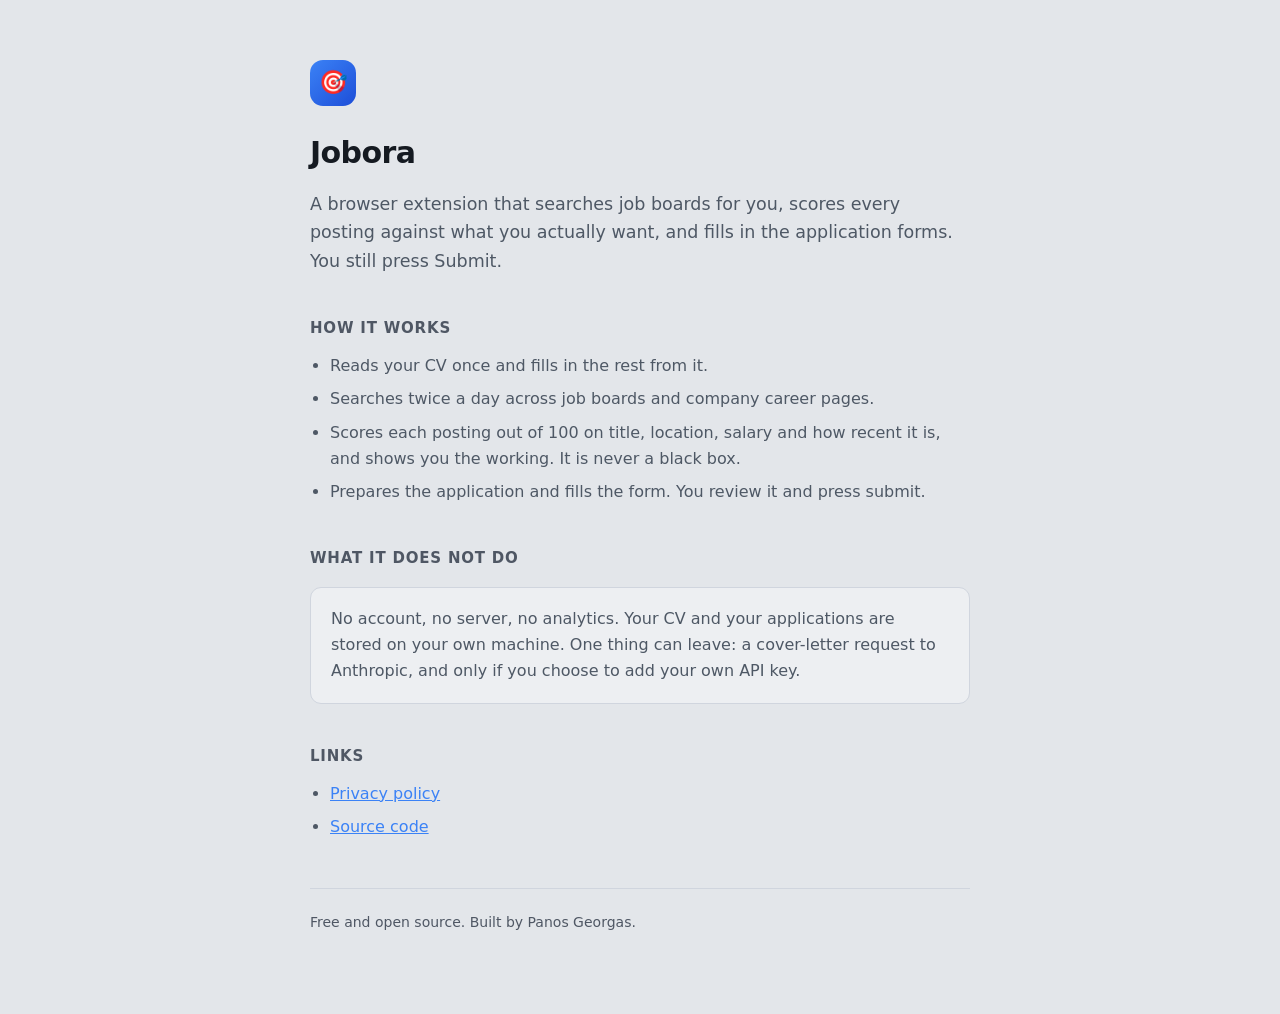
<file: docs/index.html>
<!doctype html>
<html lang="en">
<head>
<meta charset="utf-8">
<meta name="viewport" content="width=device-width,initial-scale=1">
<title>Jobora — automatic job search</title>
<meta name="description" content="A browser extension that searches job boards for you, scores every posting against what you actually want, and fills in the application forms. Free, no account, no server, nothing collected about you.">
<!-- OpenGraph / LinkedIn / Twitter preview card -->
<meta property="og:type" content="website">
<meta property="og:url" content="https://georgasp.github.io/jobora/">
<meta property="og:title" content="Jobora — Automatic Job Hunting">
<meta property="og:description" content="Upload your CV once. Jobora searches 14 job boards and company career pages on 9 ATS platforms twice a day, scores what fits you out of 100, writes cover letters and fills in application forms. All of it in your browser, with no account and no server.">
<meta property="og:image" content="https://georgasp.github.io/jobora/og.png">
<meta property="og:image:width" content="1200">
<meta property="og:image:height" content="630">
<meta name="twitter:card" content="summary_large_image">
<meta name="twitter:title" content="Jobora — Automatic Job Hunting">
<meta name="twitter:description" content="Searches 14 job boards and 9 ATS platforms, scores what fits, writes cover letters and fills in forms. All in your browser.">
<meta name="twitter:image" content="https://georgasp.github.io/jobora/og.png">
<style>
  :root {
    --bg: #0a0f1c; --surface: #101827; --line: #24324a;
    --fg: #f1f5f9; --fg-2: #c1cddd; --fg-3: #899bb2;
    --accent: #3b82f6; --accent-deep: #1d4ed8;
  }
  @media (prefers-color-scheme: light) {
    :root {
      --bg: #e3e6ea; --surface: #edeff2; --line: #d0d5de;
      --fg: #151a21; --fg-2: #4e5865; --fg-3: #4f5764;
    }
  }
  * { box-sizing: border-box; margin: 0; padding: 0; }
  body {
    background: var(--bg); color: var(--fg);
    font: 16px/1.65 -apple-system, BlinkMacSystemFont, "Segoe UI", system-ui, sans-serif;
    -webkit-font-smoothing: antialiased;
    padding: 60px 22px 80px;
  }
  main { max-width: 660px; margin: 0 auto; }
  .mark {
    display: inline-grid; place-items: center;
    width: 46px; height: 46px; border-radius: 13px;
    background: linear-gradient(135deg, var(--accent), var(--accent-deep));
    font-size: 23px; margin-bottom: 22px;
  }
  h1 { font-size: 30px; font-weight: 700; letter-spacing: -0.6px; }
  .lead { margin-top: 12px; color: var(--fg-2); font-size: 17.5px; }
  h2 { margin-top: 40px; font-size: 15px; font-weight: 650;
       letter-spacing: 0.8px; text-transform: uppercase; color: var(--fg-3); }
  ul { margin-top: 12px; padding-left: 20px; color: var(--fg-2); }
  li { margin-bottom: 7px; }
  a { color: var(--accent); }
  .card {
    margin-top: 16px; padding: 18px 20px;
    background: var(--surface); border: 1px solid var(--line); border-radius: 11px;
    color: var(--fg-2);
  }
  footer { margin-top: 48px; padding-top: 22px; border-top: 1px solid var(--line);
           color: var(--fg-3); font-size: 14px; }
</style>
</head>
<body>
<main>
  <div class="mark">🎯</div>
  <h1>Jobora</h1>
  <p class="lead">A browser extension that searches job boards for you, scores
  every posting against what you actually want, and fills in the application
  forms. You still press Submit.</p>

  <h2>How it works</h2>
  <ul>
    <li>Reads your CV once and fills in the rest from it.</li>
    <li>Searches twice a day across job boards and company career pages.</li>
    <li>Scores each posting out of 100 on title, location, salary and how recent
        it is, and shows you the working. It is never a black box.</li>
    <li>Prepares the application and fills the form. You review it and press submit.</li>
  </ul>

  <h2>What it does not do</h2>
  <div class="card">
    No account, no server, no analytics. Your CV and your applications are
    stored on your own machine. One thing can leave: a cover-letter request to
    Anthropic, and only if you choose to add your own API key.
  </div>

  <h2>Links</h2>
  <ul>
    <li><a href="privacy.html">Privacy policy</a></li>
    <li><a href="https://github.com/GeorgasP/jobora">Source code</a></li>
  </ul>

  <footer>
    Free and open source. Built by Panos Georgas.
  </footer>
</main>
</body>
</html>
</file>
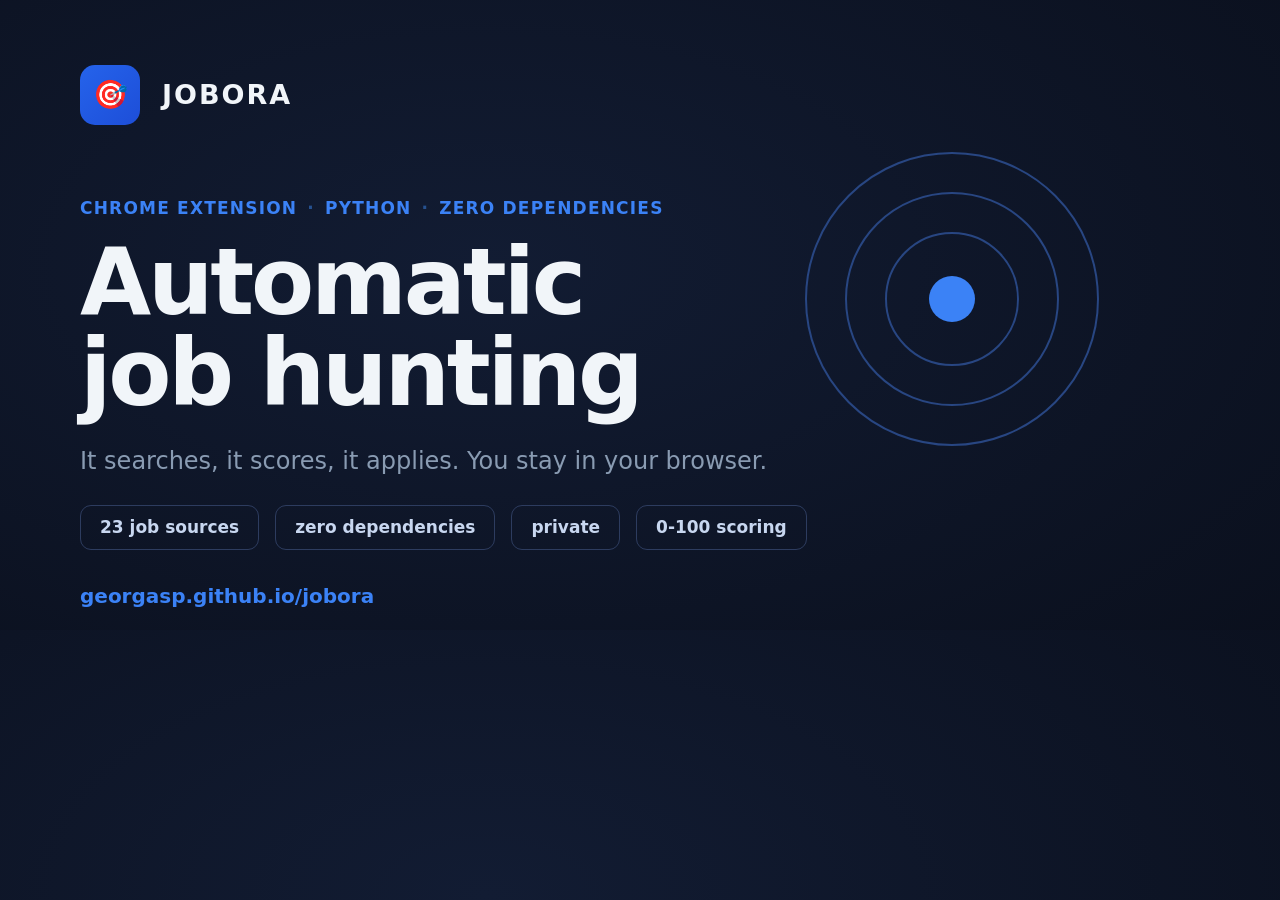
<file: docs/og.html>
<!doctype html>
<html lang="en">
<head>
<meta charset="utf-8">
<title>Jobora — social preview card</title>
<!--
  Η πηγή του og.png, της εικόνας που βλέπει ο κόσμος όταν μοιράζεσαι τον
  σύνδεσμο. Ήταν μόνο δυαδικό αρχείο, οπότε το νούμερο μέσα της δεν μπορούσε
  να ενημερωθεί χωρίς εργαλείο εικόνας — και έμεινε πίσω.

  Ξαναβγάζεις την εικόνα με:  python store/shoot.py
  Τα χρώματα είναι τα ίδια tokens με την εφαρμογή.
-->
<style>
  * { box-sizing: border-box; margin: 0; padding: 0; }

  body {
    width: 1200px;
    height: 630px;

    position: relative;
    overflow: hidden;

    padding: 65px 80px;

    background:
      radial-gradient(
        120% 130% at 38% 42%,
        #121c33 0%,
        #0a0f1c 72%
      );

    color: #f1f5f9;

    font:
      400 16px/1.4
      -apple-system,
      BlinkMacSystemFont,
      "Segoe UI",
      system-ui,
      sans-serif;

    -webkit-font-smoothing: antialiased;
  }

  /* ── Ο στόχος, δεξιά ─────────────────────────────────── */
  .target {
    position: absolute;

    left: 952px;
    top: 299px;
  }

  .target i {
    position: absolute;

    border: 2px solid #284682;
    border-radius: 50%;

    transform: translate(-50%, -50%);
  }

  .r1 { width: 134px; height: 134px; }
  .r2 { width: 214px; height: 214px; }
  .r3 { width: 294px; height: 294px; }

  .dot {
    position: absolute;

    width: 46px;
    height: 46px;

    border-radius: 50%;

    background: #3b82f6;

    transform: translate(-50%, -50%);
  }

  /* ── Σήμα ────────────────────────────────────────────── */
  .brand {
    display: flex;
    align-items: center;

    gap: 22px;
  }

  .mark {
    display: grid;
    place-items: center;

    width: 60px;
    height: 60px;

    border-radius: 15px;

    background:
      linear-gradient(135deg, #2563eb, #1d4ed8);

    font-size: 28px;
  }

  .brand b {
    font-size: 27px;
    font-weight: 700;

    letter-spacing: 2px;
  }

  /* ── Κείμενο ─────────────────────────────────────────── */
  .eyebrow {
    margin-top: 72px;

    color: #3b82f6;

    font-size: 17px;
    font-weight: 700;

    letter-spacing: 1.2px;
  }

  .eyebrow span {
    margin: 0 10px;

    color: #26518f;
  }

  h1 {
    margin-top: 16px;

    font-size: 92px;
    font-weight: 700;

    line-height: 0.99;
    letter-spacing: -3.2px;
  }

  .sub {
    margin-top: 26px;

    color: #899bb2;

    font-size: 24px;
  }

  /* ── Ετικέτες ────────────────────────────────────────── */
  .pills {
    display: flex;

    gap: 16px;

    margin-top: 26px;
  }

  .pills b {
    padding: 10px 19px;

    border: 1px solid #2d3c5f;
    border-radius: 11px;

    color: #c8d7f0;

    font-size: 17px;
    font-weight: 600;
  }

  .link {
    margin-top: 32px;

    color: #3b82f6;

    font-size: 20px;
    font-weight: 700;
  }
</style>
</head>
<body>

<div class="target">
  <i class="r1"></i><i class="r2"></i><i class="r3"></i>
  <div class="dot"></div>
</div>

<div class="brand">
  <div class="mark">🎯</div>
  <b>JOBORA</b>
</div>

<div class="eyebrow">CHROME EXTENSION<span>·</span>PYTHON<span>·</span>ZERO DEPENDENCIES</div>

<h1>Automatic<br>job hunting</h1>

<div class="sub">It searches, it scores, it applies. You stay in your browser.</div>

<div class="pills">
  <b>23 job sources</b>
  <b>zero dependencies</b>
  <b>private</b>
  <b>0-100 scoring</b>
</div>

<div class="link">georgasp.github.io/jobora</div>

</body>
</html>
</file>
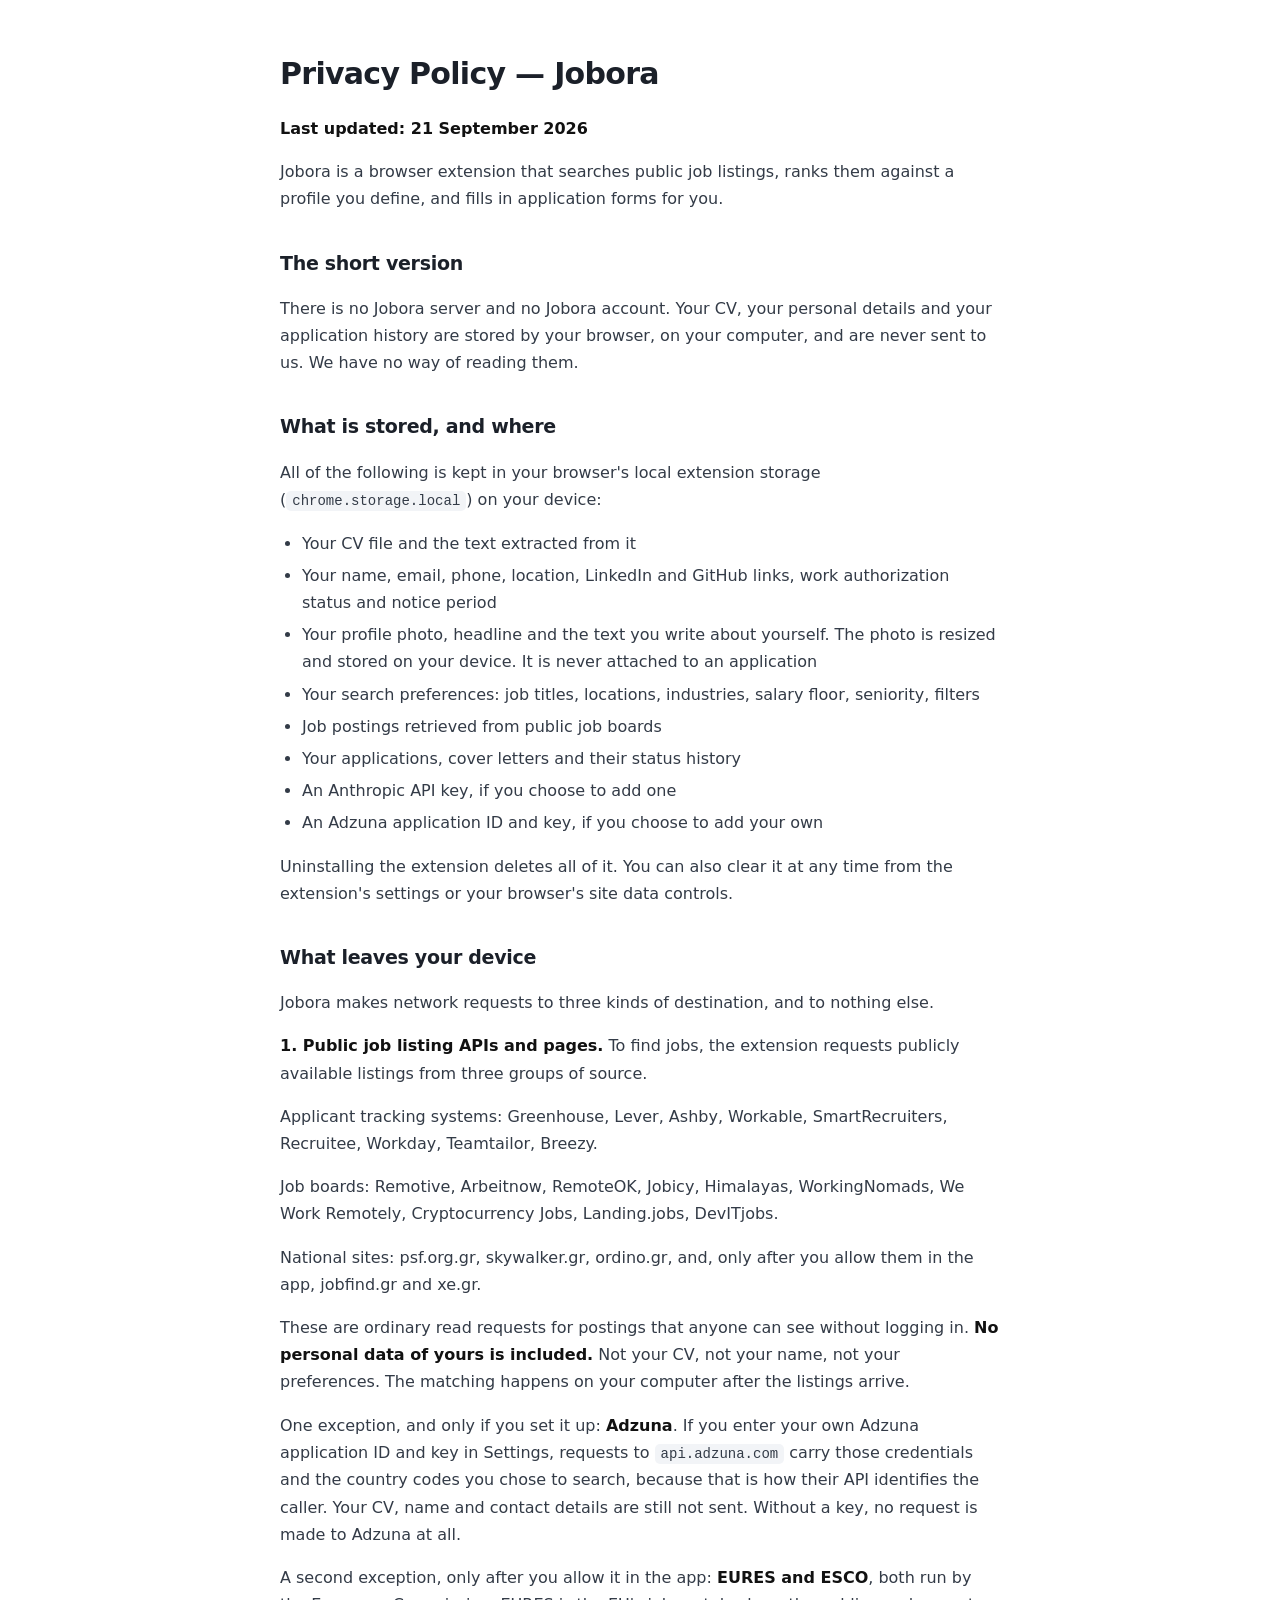
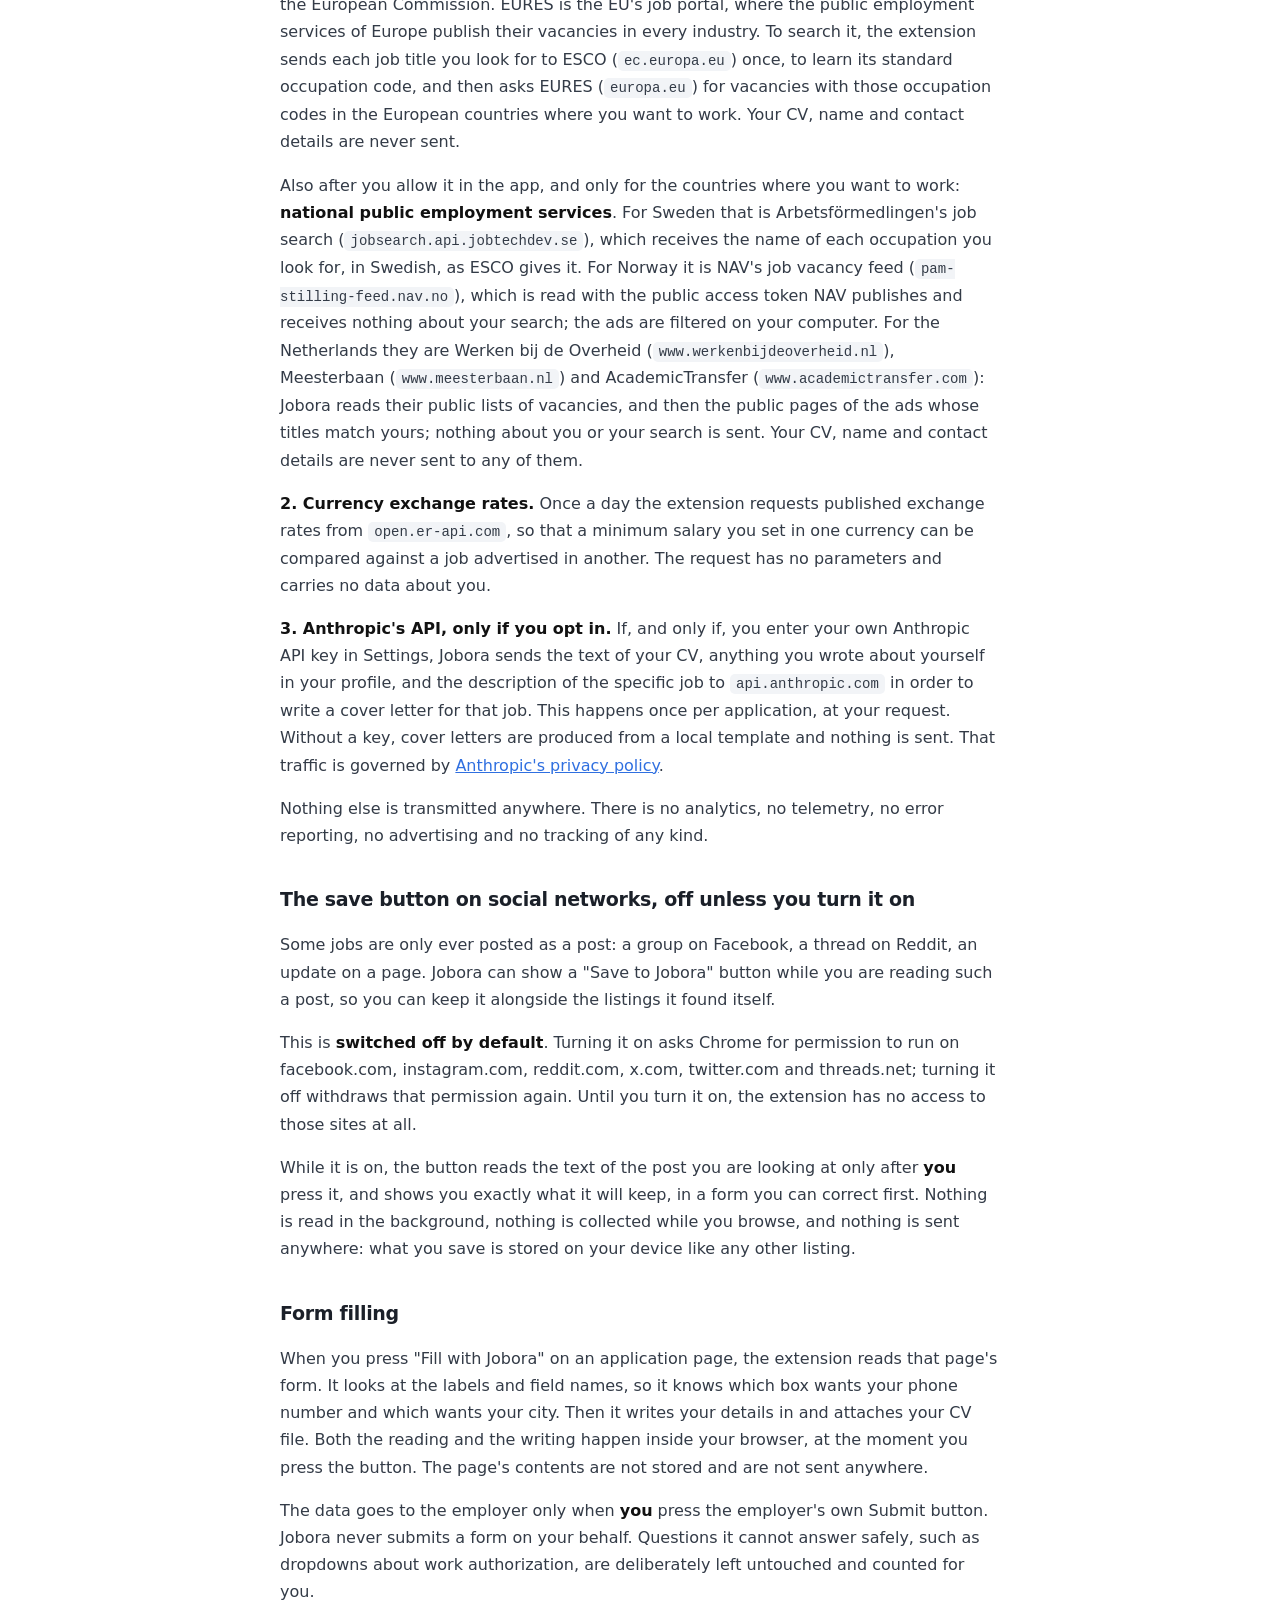
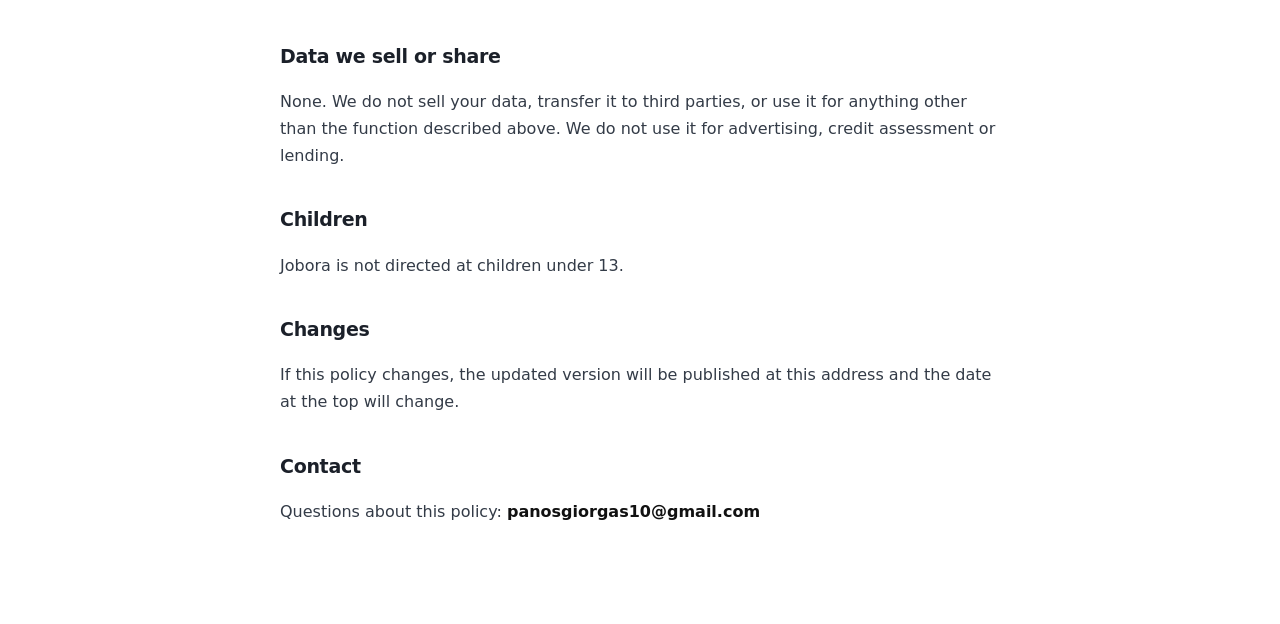
<file: docs/privacy.html>
<!doctype html>
<html lang="en"><head><meta charset="utf-8">
<meta name="viewport" content="width=device-width,initial-scale=1">
<title>Privacy Policy — Jobora</title>
<style>
body{max-width:720px;margin:0 auto;padding:48px 22px 90px;
  font:16px/1.7 -apple-system,BlinkMacSystemFont,"Segoe UI",system-ui,sans-serif;color:#1b2029;background:#fff}
h1{font-size:30px;letter-spacing:-.7px;margin:0 0 6px}
h2{font-size:19px;letter-spacing:-.3px;margin:34px 0 10px}
p,li{color:#333b47}ul{padding-left:22px}li{margin:5px 0}
code{background:#f2f4f7;padding:2px 6px;border-radius:5px;font-size:14px}
a{color:#2f6fe0}strong{color:#111}
@media(prefers-color-scheme:dark){body{background:#0f1319;color:#e6ebf2}
  p,li{color:#b7c1cf}h1,h2,strong{color:#f2f5f9}code{background:#1b2029}a{color:#7aa7ff}}
</style></head><body>
<h1>Privacy Policy — Jobora</h1>
<p><strong>Last updated: 21 September 2026</strong></p>
<p>Jobora is a browser extension that searches public job listings, ranks them against a profile you define, and fills in application forms for you.</p>
<h2>The short version</h2>
<p>There is no Jobora server and no Jobora account. Your CV, your personal details and your application history are stored by your browser, on your computer, and are never sent to us. We have no way of reading them.</p>
<h2>What is stored, and where</h2>
<p>All of the following is kept in your browser's local extension storage (<code>chrome.storage.local</code>) on your device:</p>
<ul><li>Your CV file and the text extracted from it</li><li>Your name, email, phone, location, LinkedIn and GitHub links, work authorization status and notice period</li><li>Your profile photo, headline and the text you write about yourself. The photo is resized and stored on your device. It is never attached to an application</li><li>Your search preferences: job titles, locations, industries, salary floor, seniority, filters</li><li>Job postings retrieved from public job boards</li><li>Your applications, cover letters and their status history</li><li>An Anthropic API key, if you choose to add one</li><li>An Adzuna application ID and key, if you choose to add your own</li></ul>
<p>Uninstalling the extension deletes all of it. You can also clear it at any time from the extension's settings or your browser's site data controls.</p>
<h2>What leaves your device</h2>
<p>Jobora makes network requests to three kinds of destination, and to nothing else.</p>
<p><strong>1. Public job listing APIs and pages.</strong> To find jobs, the extension requests publicly available listings from three groups of source.</p>
<p>Applicant tracking systems: Greenhouse, Lever, Ashby, Workable, SmartRecruiters, Recruitee, Workday, Teamtailor, Breezy.</p>
<p>Job boards: Remotive, Arbeitnow, RemoteOK, Jobicy, Himalayas, WorkingNomads, We Work Remotely, Cryptocurrency Jobs, Landing.jobs, DevITjobs.</p>
<p>National sites: psf.org.gr, skywalker.gr, ordino.gr, and, only after you allow them in the app, jobfind.gr and xe.gr.</p>
<p>These are ordinary read requests for postings that anyone can see without logging in. <strong>No personal data of yours is included.</strong> Not your CV, not your name, not your preferences. The matching happens on your computer after the listings arrive.</p>
<p>One exception, and only if you set it up: <strong>Adzuna</strong>. If you enter your own Adzuna application ID and key in Settings, requests to <code>api.adzuna.com</code> carry those credentials and the country codes you chose to search, because that is how their API identifies the caller. Your CV, name and contact details are still not sent. Without a key, no request is made to Adzuna at all.</p>
<p>A second exception, only after you allow it in the app: <strong>EURES and ESCO</strong>, both run by the European Commission. EURES is the EU's job portal, where the public employment services of Europe publish their vacancies in every industry. To search it, the extension sends each job title you look for to ESCO (<code>ec.europa.eu</code>) once, to learn its standard occupation code, and then asks EURES (<code>europa.eu</code>) for vacancies with those occupation codes in the European countries where you want to work. Your CV, name and contact details are never sent.</p>
<p>Also after you allow it in the app, and only for the countries where you want to work: <strong>national public employment services</strong>. For Sweden that is Arbetsförmedlingen's job search (<code>jobsearch.api.jobtechdev.se</code>), which receives the name of each occupation you look for, in Swedish, as ESCO gives it. For Norway it is NAV's job vacancy feed (<code>pam-stilling-feed.nav.no</code>), which is read with the public access token NAV publishes and receives nothing about your search; the ads are filtered on your computer. For the Netherlands they are Werken bij de Overheid (<code>www.werkenbijdeoverheid.nl</code>), Meesterbaan (<code>www.meesterbaan.nl</code>) and AcademicTransfer (<code>www.academictransfer.com</code>): Jobora reads their public lists of vacancies, and then the public pages of the ads whose titles match yours; nothing about you or your search is sent. Your CV, name and contact details are never sent to any of them.</p>
<p><strong>2. Currency exchange rates.</strong> Once a day the extension requests published exchange rates from <code>open.er-api.com</code>, so that a minimum salary you set in one currency can be compared against a job advertised in another. The request has no parameters and carries no data about you.</p>
<p><strong>3. Anthropic's API, only if you opt in.</strong> If, and only if, you enter your own Anthropic API key in Settings, Jobora sends the text of your CV, anything you wrote about yourself in your profile, and the description of the specific job to <code>api.anthropic.com</code> in order to write a cover letter for that job. This happens once per application, at your request. Without a key, cover letters are produced from a local template and nothing is sent. That traffic is governed by <a href="https://www.anthropic.com/legal/privacy">Anthropic's privacy policy</a>.</p>
<p>Nothing else is transmitted anywhere. There is no analytics, no telemetry, no error reporting, no advertising and no tracking of any kind.</p>
<h2>The save button on social networks, off unless you turn it on</h2>
<p>Some jobs are only ever posted as a post: a group on Facebook, a thread on Reddit, an update on a page. Jobora can show a "Save to Jobora" button while you are reading such a post, so you can keep it alongside the listings it found itself.</p>
<p>This is <strong>switched off by default</strong>. Turning it on asks Chrome for permission to run on facebook.com, instagram.com, reddit.com, x.com, twitter.com and threads.net; turning it off withdraws that permission again. Until you turn it on, the extension has no access to those sites at all.</p>
<p>While it is on, the button reads the text of the post you are looking at only after <strong>you</strong> press it, and shows you exactly what it will keep, in a form you can correct first. Nothing is read in the background, nothing is collected while you browse, and nothing is sent anywhere: what you save is stored on your device like any other listing.</p>
<h2>Form filling</h2>
<p>When you press "Fill with Jobora" on an application page, the extension reads that page's form. It looks at the labels and field names, so it knows which box wants your phone number and which wants your city. Then it writes your details in and attaches your CV file. Both the reading and the writing happen inside your browser, at the moment you press the button. The page's contents are not stored and are not sent anywhere.</p>
<p>The data goes to the employer only when <strong>you</strong> press the employer's own Submit button. Jobora never submits a form on your behalf. Questions it cannot answer safely, such as dropdowns about work authorization, are deliberately left untouched and counted for you.</p>
<h2>Data we sell or share</h2>
<p>None. We do not sell your data, transfer it to third parties, or use it for anything other than the function described above. We do not use it for advertising, credit assessment or lending.</p>
<h2>Children</h2>
<p>Jobora is not directed at children under 13.</p>
<h2>Changes</h2>
<p>If this policy changes, the updated version will be published at this address and the date at the top will change.</p>
<h2>Contact</h2>
<p>Questions about this policy: <strong>panosgiorgas10@gmail.com</strong></p>
</body></html>
</file>
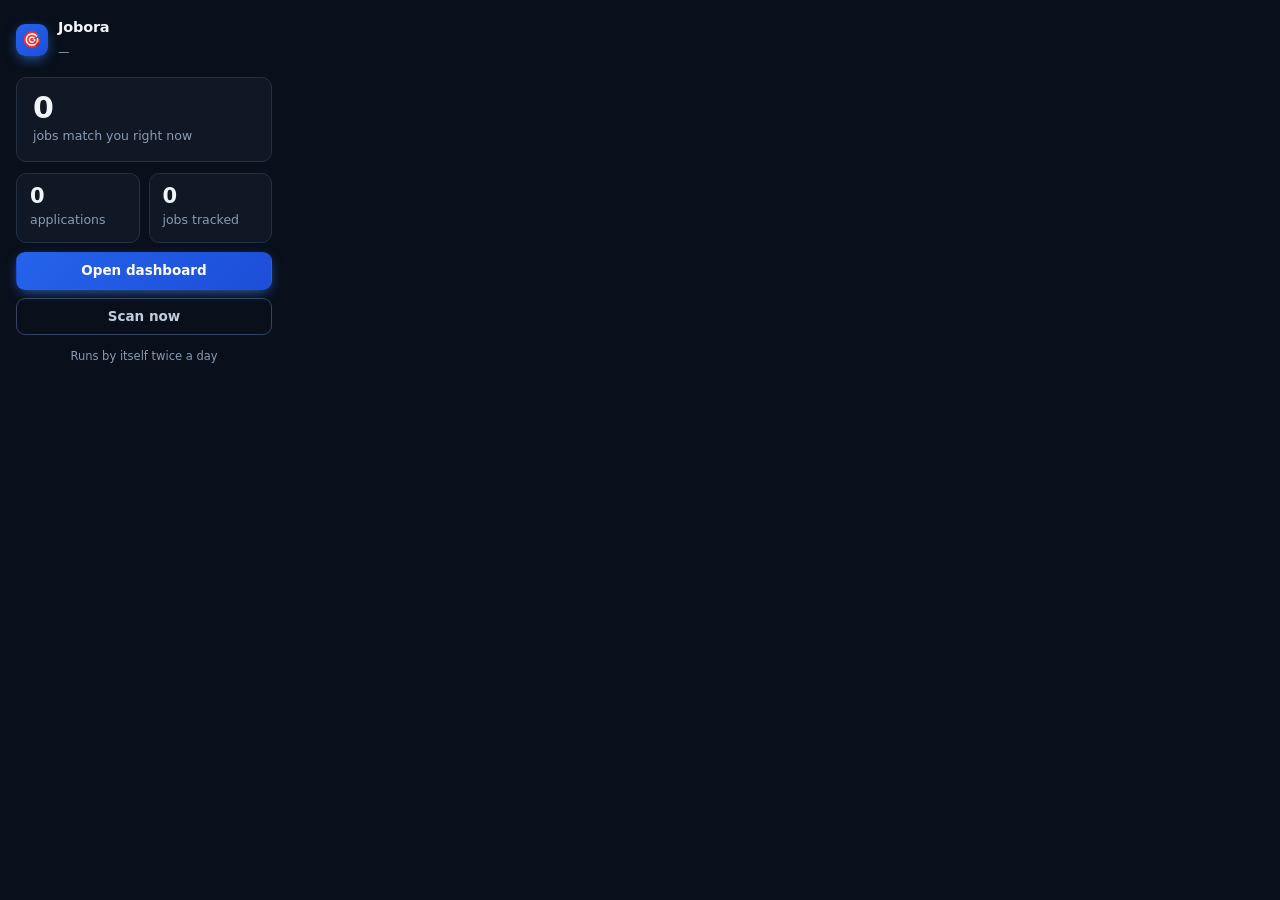
<file: extension/popup.html>
<!doctype html>
<html lang="en" data-theme="dark">
<head>
<meta charset="utf-8">
<meta name="viewport" content="width=device-width, initial-scale=1, viewport-fit=cover">
<link rel="stylesheet" href="app.css">
<style>
  body{width:288px;padding:16px}
  .head{display:flex;align-items:center;gap:10px;margin-bottom:14px}
  .head .mark{width:32px;height:32px;border-radius:9px;font-size:16px}
  .head b{font-size:14.5px;font-weight:650;display:block;letter-spacing:-.2px}
  .head span{font-size:11.5px;color:var(--fg-3)}
  .big{background:var(--surface);border:1px solid var(--line);border-radius:var(--r);
       padding:15px 16px;margin-bottom:11px}
  .big .n{font-size:30px;font-weight:700;letter-spacing:-1.2px;line-height:1}
  .big .l{font-size:12.5px;color:var(--fg-3);margin-top:3px}
  .row{display:flex;gap:9px;margin-bottom:9px}
  .row .big{flex:1;margin:0;padding:12px 13px}
  .row .n{font-size:21px}
  .btn{width:100%;justify-content:center;margin-bottom:8px}
  .foot{font-size:11.5px;color:var(--fg-3);text-align:center;margin-top:4px}
</style>
</head>
<body>
  <div class="head">
    <div class="mark">🎯</div>
    <div><b>Jobora</b><span id="last">—</span></div>
  </div>

  <div class="big"><div class="n" id="m">0</div><div class="l" data-i18n="popup.matchNow">jobs match you right now</div></div>
  <div class="row">
    <div class="big"><div class="n" id="a">0</div><div class="l" data-i18n="popup.applications">applications</div></div>
    <div class="big"><div class="n" id="j">0</div><div class="l" data-i18n="popup.jobsTracked">jobs tracked</div></div>
  </div>

  <button class="btn primary" id="open" data-i18n="popup.open">Open dashboard</button>
  <button class="btn" id="scan" data-i18n="popup.scan">Scan now</button>
  <div class="foot" data-i18n="popup.runsTwice">Runs by itself twice a day</div>

  <script type="module" src="popup.js"></script>
</body>
</html>
</file>
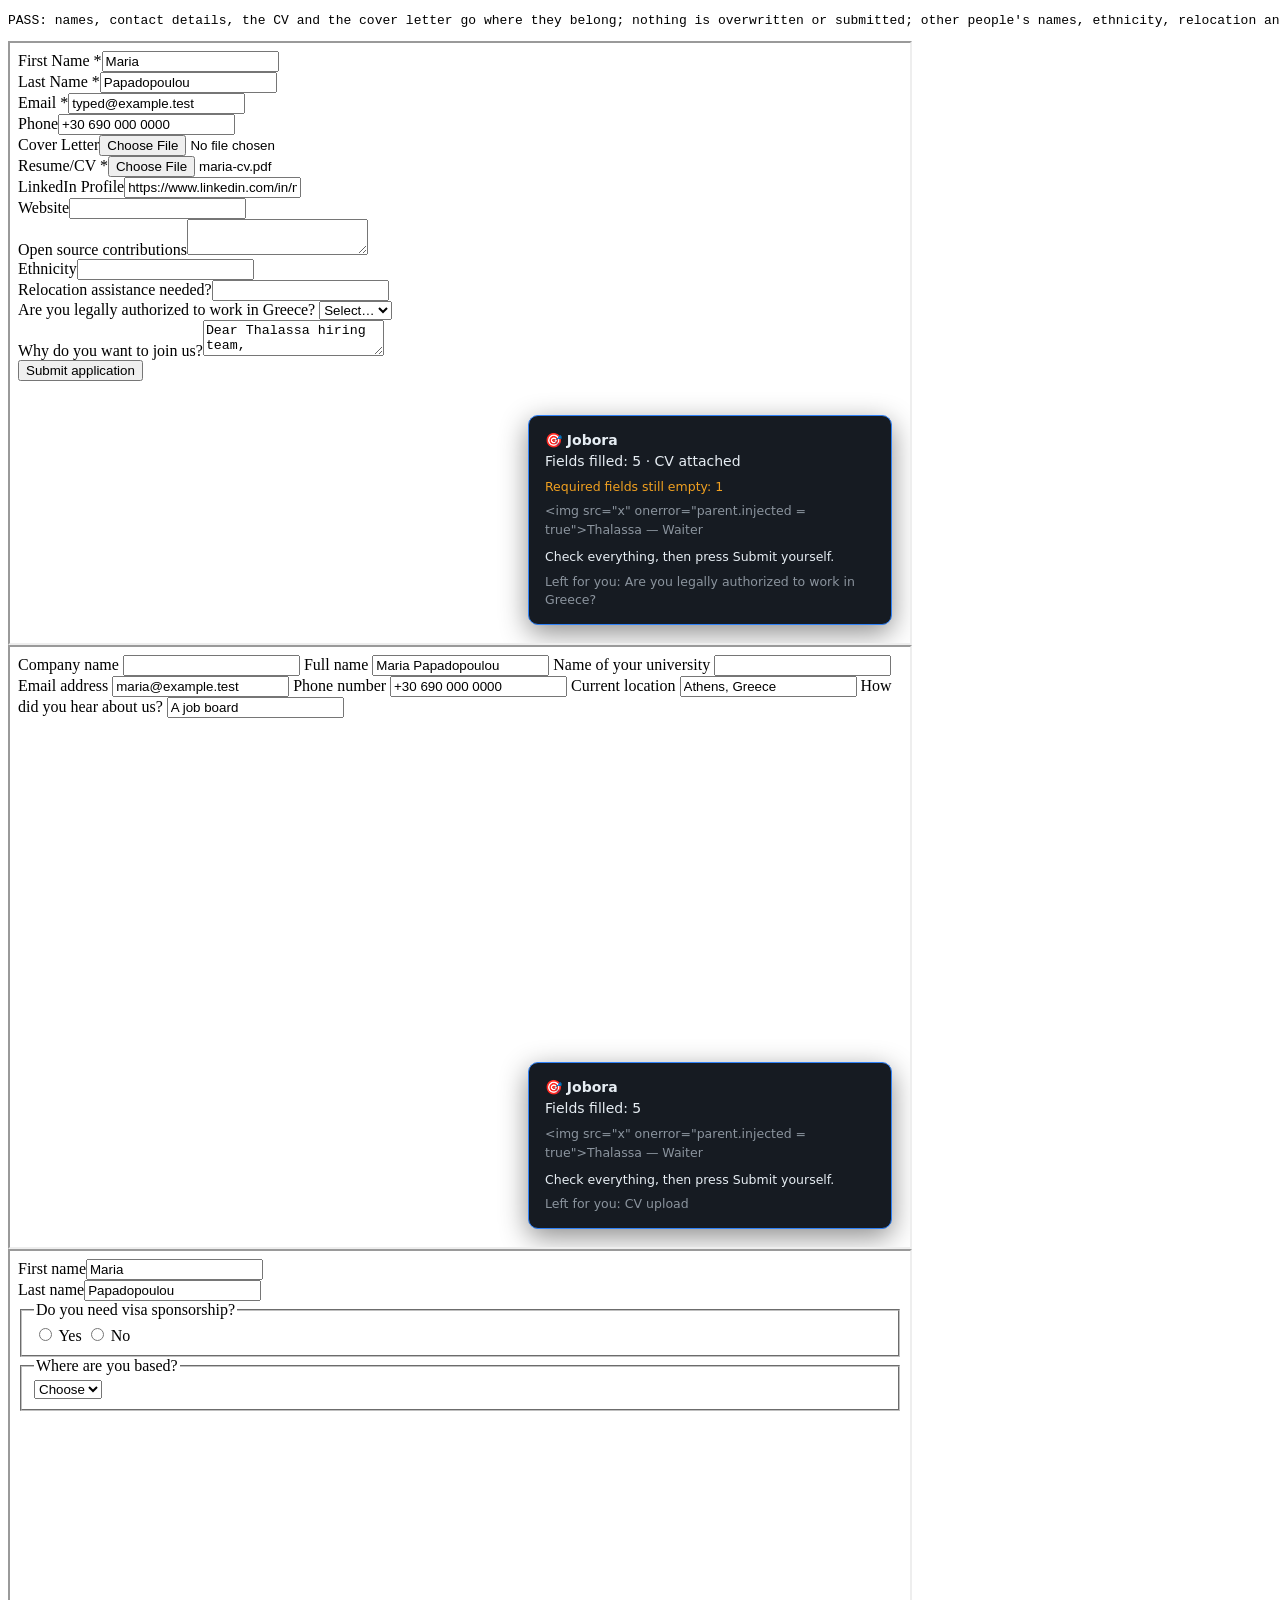
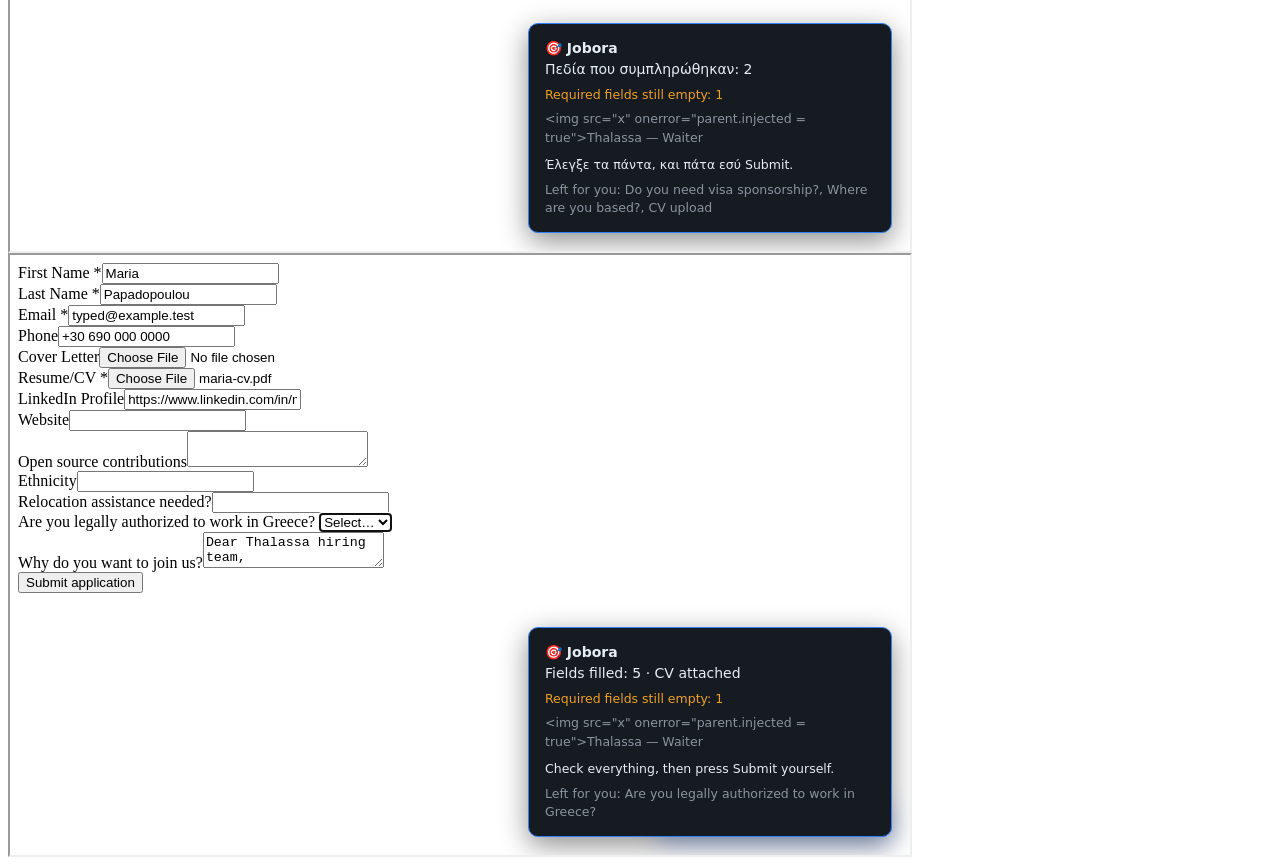
<file: tests/autofill.browser.html>
<!doctype html><meta charset="utf-8"><title>Autofill check</title>
<pre id="result">RUNNING</pre><div id="frames"></div>
<script type="module">
// Loads the real content scripts (content/prefill.js and content/button.js)
// into sample application forms, shaped like the ones Greenhouse, Lever and
// Workable serve, and checks what "Fill with Jobora" does with them.
// Serve the repository root and open this file (see extension/README.md).
const result = document.querySelector("#result");
const base = new URL("../extension/", location.href).href;
const assert = (ok, message) => { if (!ok) throw new Error(message); };
const wait = (ms) => new Promise((resolve) => setTimeout(resolve, ms));

// What the service worker answers to {type: "prefill"}. The company name
// carries markup: job ads come from public boards, and the box that reports
// the fill must show such text, never run it.
window.DATA = {
  ok: true, applicationId: "app-1",
  job: { company: '<img src="x" onerror="parent.injected = true">Thalassa', title: "Waiter" },
  answers: {
    full_name: "Maria Papadopoulou", first_name: "Maria", last_name: "Papadopoulou",
    email: "maria@example.test", phone: "+30 690 000 0000", location: "Athens, Greece",
    linkedin: "https://www.linkedin.com/in/maria-example", github: "",
    website: "https://www.linkedin.com/in/maria-example",
    work_authorization: "EU citizen", notice_period: "Immediately available",
    salary_expectation: "", how_did_you_hear: "A job board",
  },
  cover_letter: "Dear Thalassa hiring team,\n\nI am applying for the Waiter position.",
  cv: { filename: "maria-cv.pdf", mime: "application/pdf", base64: btoa("%PDF-1.4 test") },
};
window.GREEK_TEXTS = {
  button: "🎯 Συμπλήρωση με Jobora", filling: "Συμπληρώνει…",
  filled: "Πεδία που συμπληρώθηκαν: {n}", check: "Έλεγξε τα πάντα, και πάτα εσύ Submit.",
};

/** A sample application page in its own frame, with the content scripts loaded. */
async function formPage(body, { head = "", scripts = ["content/prefill.js"] } = {}) {
  const frame = document.createElement("iframe");
  frame.style.cssText = "width:900px;height:600px;display:block";
  document.querySelector("#frames").append(frame);
  const loaded = new Promise((resolve) => frame.addEventListener("load", resolve, { once: true }));
  frame.srcdoc = `<!doctype html><html><head><meta charset="utf-8">${head}</head><body>${body}`
    + scripts.map((src) => `<script src="${base}${src}"><\/script>`).join("") + "</body></html>";
  await loaded;
  return frame.contentWindow;
}

/**
 * React keeps the value it last set through the element's own "value"
 * property and ignores an input event that brings no change to it. Counts the
 * changes React would see, to prove the fill reaches such forms.
 */
function likeReact(input) {
  const { get, set } = Object.getOwnPropertyDescriptor(Object.getPrototypeOf(input), "value");
  let tracked = input.value;
  const seen = { changes: 0 };
  Object.defineProperty(input, "value", {
    configurable: true,
    get() { return get.call(this); },
    set(value) { tracked = value; set.call(this, value); },
  });
  input.addEventListener("input", () => { if (input.value !== tracked) { tracked = input.value; seen.changes++; } });
  return seen;
}

const GREENHOUSE = `
<form onsubmit="parent.submitted = true; return false">
  <div class="field"><label for="first_name">First Name *</label><input id="first_name" name="job_application[first_name]" required></div>
  <div class="field"><label for="last_name">Last Name *</label><input id="last_name" name="job_application[last_name]" required></div>
  <div class="field"><label for="email">Email *</label><input id="email" name="job_application[email]" required value="typed@example.test"></div>
  <div class="field"><label for="phone">Phone</label><input id="phone" name="job_application[phone]"></div>
  <div class="field"><label for="cover_file">Cover Letter</label><input id="cover_file" type="file" name="job_application[cover_letter]"></div>
  <div class="field"><label for="resume">Resume/CV *</label><input id="resume" type="file" name="job_application[resume]" required></div>
  <div class="field"><label for="li">LinkedIn Profile</label><input id="li" name="job_application[answers][0][text_value]"></div>
  <div class="field"><label for="web">Website</label><input id="web" name="job_application[answers][1][text_value]"></div>
  <div class="field"><label for="oss">Open source contributions</label><textarea id="oss"></textarea></div>
  <div class="field"><label for="ethnicity">Ethnicity</label><input id="ethnicity"></div>
  <div class="field"><label for="relocation">Relocation assistance needed?</label><input id="relocation"></div>
  <div class="field"><label for="auth">Are you legally authorized to work in Greece?</label>
    <select id="auth" required><option value="">Select…</option><option>Yes</option><option>No</option></select></div>
  <div class="field"><label for="why">Why do you want to join us?</label><textarea id="why"></textarea></div>
  <button type="submit">Submit application</button>
</form>`;

const LEVER = `
<form>
  <label>Company name <input name="company_name"></label>
  <label>Full name <input name="name"></label>
  <label>Name of your university <input name="university"></label>
  <label>Email address <input type="email" name="email"></label>
  <label>Phone number <input name="phoneNumber"></label>
  <label>Current location <input name="location"></label>
  <label>How did you hear about us? <input name="source"></label>
</form>`;

const WORKABLE = `
<form>
  <div aria-required="true"><label for="firstname">First name</label><input id="firstname" name="firstname"></div>
  <div aria-required="true"><label for="lastname">Last name</label><input id="lastname" name="lastname"></div>
  <fieldset aria-required="true"><legend>Do you need visa sponsorship?</legend>
    <label><input type="radio" name="sponsorship" value="yes"> Yes</label>
    <label><input type="radio" name="sponsorship" value="no"> No</label></fieldset>
  <fieldset><legend>Where are you based?</legend>
    <select name="country"><option value="">Choose</option><option value="gr">Greece</option></select></fieldset>
</form>`;

try {
  /* ── Greenhouse-shaped form ─────────────────────────────── */
  const gh = await formPage(GREENHOUSE);
  const $ = (id) => gh.document.getElementById(id);
  const phoneSeen = likeReact($("phone"));
  const report = gh.__joboraFill(structuredClone(DATA));

  assert($("first_name").value === "Maria" && $("last_name").value === "Papadopoulou", "first and last name");
  assert($("email").value === "typed@example.test", "an email the user typed was overwritten");
  assert($("phone").value === "+30 690 000 0000", "phone not filled");
  assert(phoneSeen.changes === 1, "a React-controlled field would not see the new value");
  assert($("resume").files.length === 1 && $("resume").files[0].name === "maria-cv.pdf", "the CV is not in the CV upload");
  assert($("cover_file").files.length === 0, "the CV went into the cover letter upload");
  assert($("li").value === DATA.answers.linkedin, "LinkedIn not filled");
  assert($("web").value === "", `the same LinkedIn link went into a second field: "${$("web").value}"`);
  assert($("oss").value === "", `"Open source contributions" got: "${$("oss").value}"`);
  assert($("ethnicity").value === "", `"Ethnicity" got: "${$("ethnicity").value}"`);
  assert($("relocation").value === "", `"Relocation assistance" got: "${$("relocation").value}"`);
  assert($("why").value === DATA.cover_letter, "the cover letter is not in the motivation question");
  assert(!window.submitted, "the form was submitted");
  assert(report.cv === true, "report.cv");
  assert(report.required === 1, `required fields left: ${report.required}, expected the work authorization`);
  assert(report.skipped.includes("Are you legally authorized to work in Greece?"),
    `the questions left are named as the page names them, not by key: ${JSON.stringify(report.skipped)}`);

  const toast = gh.document.getElementById("__jobora_toast");
  assert(toast, "no report box");
  assert(!toast.querySelector("img"), "markup from a job ad was inserted into the page");
  assert(toast.textContent.includes('<img src="x"'), "the company name is not shown as text");
  // First and last name, phone, LinkedIn and the motivation question.
  assert(toast.textContent.includes("Fields filled: 5"), `report box text: ${toast.textContent}`);
  await wait(200);
  assert(!window.injected, "a job ad ran code on the application page");

  /* ── Lever-shaped form: the applicant's name, nobody else's ── */
  const lever = await formPage(LEVER);
  const field = (name) => lever.document.querySelector(`[name="${name}"]`);
  lever.__joboraFill(structuredClone(DATA));
  assert(field("company_name").value === "", `"Company name" got: "${field("company_name").value}"`);
  assert(field("name").value === "Maria Papadopoulou", `"Full name" got: "${field("name").value}"`);
  assert(field("university").value === "", `"Name of your university" got: "${field("university").value}"`);
  assert(field("email").value === "maria@example.test", "email address");
  assert(field("phoneNumber").value === "+30 690 000 0000", `"Phone number" got: "${field("phoneNumber").value}"`);
  assert(field("location").value === "Athens, Greece", "current location");
  assert(field("source").value === "A job board", "how did you hear");

  /* ── Workable-shaped form: required groups, one question each ── */
  const workable = await formPage(WORKABLE);
  const workableReport = workable.__joboraFill({ ...structuredClone(DATA), texts: GREEK_TEXTS });
  assert(workableReport.filled === 2, `filled ${workableReport.filled}`);
  assert(workableReport.required === 1, `a group of radio buttons is one question: ${workableReport.required}`);
  assert(workableReport.skipped.includes("Do you need visa sponsorship?")
    && workableReport.skipped.includes("Where are you based?"), JSON.stringify(workableReport.skipped));
  const greekToast = workable.document.getElementById("__jobora_toast").textContent;
  assert(greekToast.includes("Πεδία που συμπληρώθηκαν: 2"), `the report box ignores the user's language: ${greekToast}`);

  /* ── The button: the user's language, and Submit marks the application sent ── */
  const chromeStub = `<script>
    window.sent = []; window.alerts = [];
    window.alert = (message) => alerts.push(message);
    window.chrome = { runtime: { sendMessage(message, reply) {
      sent.push(message);
      const answer = message.type === "fillTexts" ? { ok: true, texts: parent.GREEK_TEXTS }
        : message.type === "prefill" ? structuredClone(parent.DATA) : { ok: true };
      setTimeout(() => reply && reply(answer), 0);
    } } };
  <\/script>`;
  const page = await formPage(GREENHOUSE.replace('onsubmit="parent.submitted = true; return false"', 'onsubmit="return false"'),
    { head: chromeStub, scripts: ["content/prefill.js", "content/button.js"] });
  let button;
  for (let n = 0; n < 50 && !(button = page.document.getElementById("__jobora_btn")); n++) await wait(20);
  assert(button, "no Fill button on a form");
  await wait(50);
  assert(button.textContent === GREEK_TEXTS.button, `the button ignores the user's language: ${button.textContent}`);
  button.click();
  for (let n = 0; n < 50 && !page.document.getElementById("__jobora_toast"); n++) await wait(20);
  assert(page.document.getElementById("first_name").value === "Maria", "the button did not fill the form");
  const marked = () => page.sent.filter((m) => m.type === "markSent");
  page.document.getElementById("phone").click();          // the user checks a field first
  page.document.querySelector("button[type=submit]").click();
  assert(marked().length === 1 && marked()[0].applicationId === "app-1",
    `Submit after checking a field did not mark the application sent: ${JSON.stringify(page.sent)}`);
  page.document.querySelector("button[type=submit]").click();
  assert(marked().length === 1, "one fill marked the application sent twice");
  assert(!page.alerts.length, `alerts: ${page.alerts.join("; ")}`);

  result.textContent = "PASS: names, contact details, the CV and the cover letter go where they belong; nothing is "
    + "overwritten or submitted; other people's names, ethnicity, relocation and open source questions stay empty; "
    + "the report box shows job text as text, in the user's language, and names the questions left; "
    + "Submit marks the application sent once, even after the user clicked a field first.";
} catch (error) {
  result.textContent = "FAIL: " + error.message + "\n" + error.stack;
}
</script>
</file>
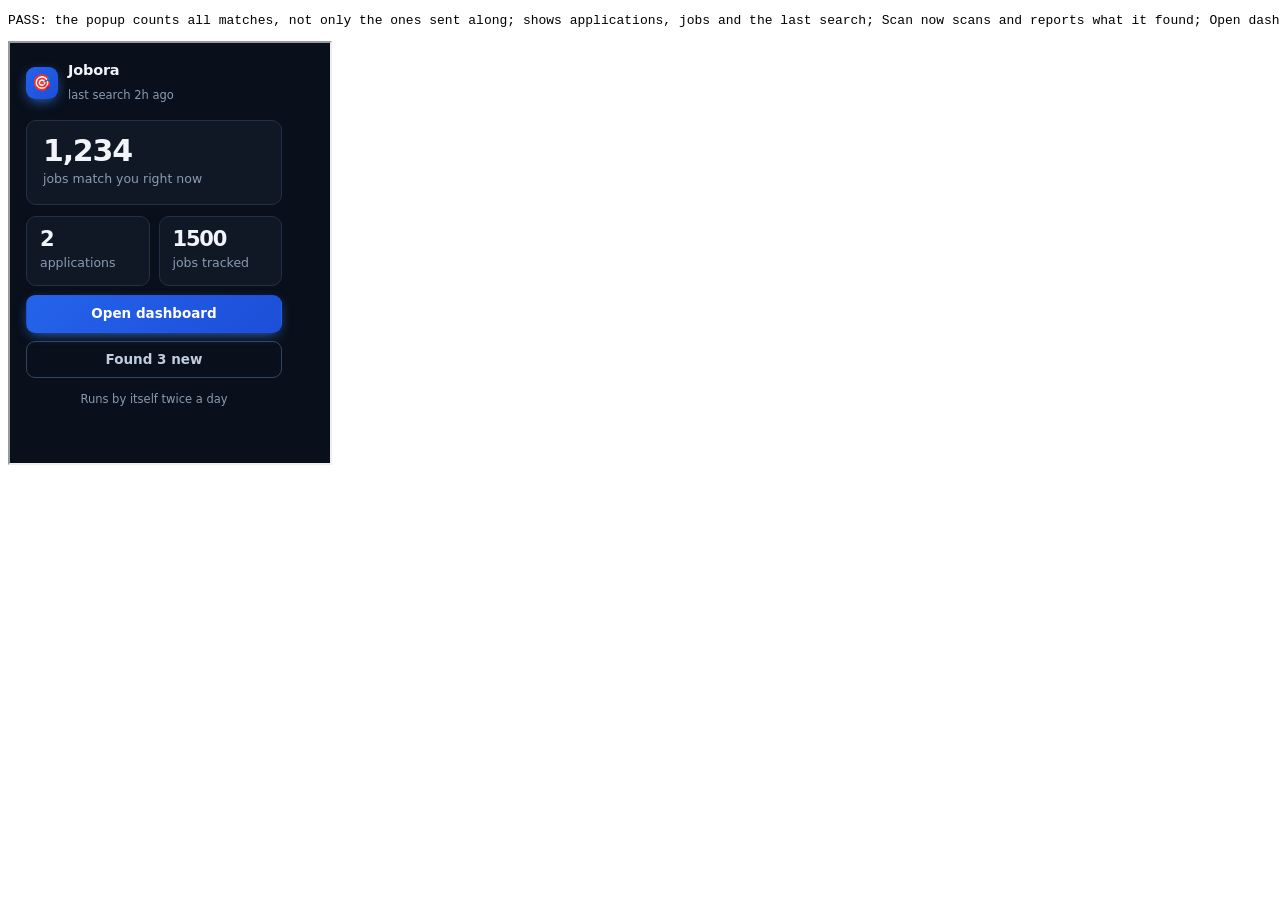
<file: tests/popup.browser.html>
<!doctype html><meta charset="utf-8"><title>Popup check</title>
<pre id="result">RUNNING</pre><iframe id="popup" style="width:320px;height:420px"></iframe>
<script type="module">
// Loads the real toolbar popup with simulated extension storage and messages,
// and checks its numbers and buttons. Serve the repository root and open this
// file (see extension/README.md).
const result = document.querySelector("#result");
const assert = (ok, message) => { if (!ok) throw new Error(message); };
const wait = (ms) => new Promise((resolve) => setTimeout(resolve, ms));
const TWO_HOURS_AGO = new Date(Date.now() - 2 * 3600 * 1000).toISOString();

window.testStorage = {
  profile: { name: "Maria", titles: ["Waiter"], locations: ["Greece"] },
  apps: [{ id: "a1", status: "sent" }, { id: "a2", status: "prepared" }],
  jobs: Array.from({ length: 1500 }, (_, n) => ({ id: `j${n}` })),
  state: { lastScan: TWO_HOURS_AGO },
};
window.browserErrors = [];
window.messages = [];
window.openedTabs = [];
// The worker sends the best 200 matches and counts all of them.
window.MATCHES_ANSWER = { ok: true, matches: Array.from({ length: 200 }, (_, n) => ({ id: `m${n}` })),
  counts: { all: 1234, remote: 300, today: 50, salary: 80 } };

try {
  const base = new URL("../extension/", location.href).href;
  const html = await (await fetch(base + "popup.html", { cache: "reload" })).text();
  const shim = `<base href="${base}"><script>
    window.addEventListener('error', e => parent.browserErrors.push(e.message));
    window.addEventListener('unhandledrejection', e => parent.browserErrors.push(String(e.reason)));
    const pick = (keys) => {
      const store = parent.testStorage;
      if (keys == null) return structuredClone(store);
      const names = typeof keys === 'string' ? [keys] : Array.isArray(keys) ? keys : Object.keys(keys);
      return Object.fromEntries(names.filter((k) => k in store).map((k) => [k, structuredClone(store[k])]));
    };
    window.close = () => parent.messages.push({ type: 'window.close' });
    window.chrome = {
      storage: { local: { get: async (keys) => pick(keys), set: async (patch) => Object.assign(parent.testStorage, patch) } },
      i18n: { getUILanguage: () => 'en' },
      tabs: { create: (options) => parent.openedTabs.push(options.url) },
      runtime: {
        getURL: (path) => '${base}' + path,
        sendMessage: async (message) => {
          parent.messages.push(message);
          if (message.type === 'matches') return structuredClone(parent.MATCHES_ANSWER);
          if (message.type === 'scan') return { ok: true, added: 3 };
          return { ok: true };
        },
      },
    };
  <` + `/script>`;
  const frame = document.querySelector("#popup");
  frame.srcdoc = html.replace("<head>", "<head>" + shim);
  const doc = () => frame.contentDocument;
  for (let n = 0; n < 100 && doc()?.querySelector("#last")?.textContent === "—"; n++) await wait(30);
  await wait(200);

  assert(doc().querySelector("#m").textContent === (1234).toLocaleString(),
    `matches shows ${doc().querySelector("#m").textContent}: the count of the 200 sent, not of all 1234`);
  assert(doc().querySelector("#a").textContent === "2", "applications");
  assert(doc().querySelector("#j").textContent === "1500", "jobs tracked");
  assert(doc().querySelector("#last").textContent === "last search 2h ago", `last search: ${doc().querySelector("#last").textContent}`);

  doc().querySelector("#scan").click();
  for (let n = 0; n < 50 && doc().querySelector("#scan").disabled; n++) await wait(20);
  assert(messages.some((m) => m.type === "scan"), "Scan now sent no scan");
  assert(doc().querySelector("#scan").textContent === "Found 3 new", `after the scan: ${doc().querySelector("#scan").textContent}`);

  doc().querySelector("#open").click();
  await wait(100);
  assert(openedTabs.length === 1 && openedTabs[0].endsWith("app.html"), `opened: ${openedTabs.join(", ")}`);
  assert(!browserErrors.length, `browser errors: ${browserErrors.join("; ")}`);

  result.textContent = "PASS: the popup counts all matches, not only the ones sent along; shows applications, "
    + "jobs and the last search; Scan now scans and reports what it found; Open dashboard opens it; no browser errors.";
} catch (error) {
  result.textContent = "FAIL: " + error.message + "\n" + browserErrors.join("; ");
}
</script>
</file>
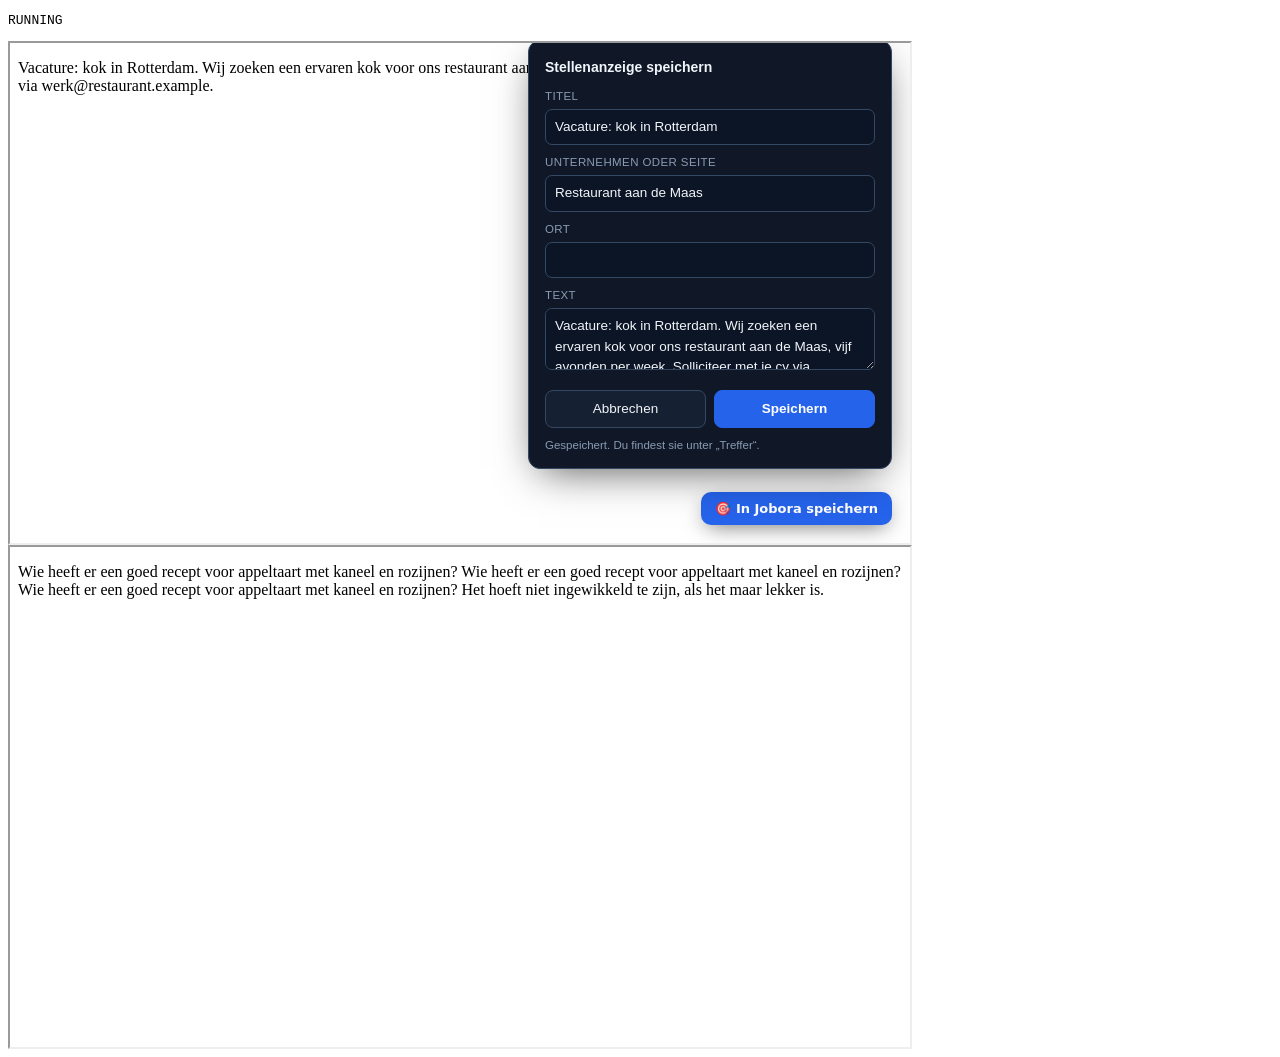
<file: tests/save.browser.html>
<!doctype html><meta charset="utf-8"><title>Save button check</title>
<pre id="result">RUNNING</pre><div id="frames"></div>
<script type="module">
// Loads the real content/save.js into a page holding a job post, as on a
// social site, and checks the "Save to Jobora" button: that it finds posts in
// other languages than English and Greek, speaks the user's language, and
// saves what the user confirms. Serve the repository root and open this file
// (see extension/README.md).
const result = document.querySelector("#result");
const base = new URL("../extension/", location.href).href;
const assert = (ok, message) => { if (!ok) throw new Error(message); };
const wait = (ms) => new Promise((resolve) => setTimeout(resolve, ms));

// What the service worker answers to {type: "saveTexts"} for a German user.
window.GERMAN_TEXTS = {
  button: "🎯 In Jobora speichern", heading: "Stellenanzeige speichern", title: "Titel",
  company: "Unternehmen oder Seite", location: "Ort", text: "Text", cancel: "Abbrechen", save: "Speichern",
  contact: "Kontakt: {email}", saved: "Gespeichert. Du findest sie unter „Treffer“.",
  notSaved: "Nicht gespeichert: {error}", unknownError: "unbekannter Fehler",
};
const POST = "Vacature: kok in Rotterdam. Wij zoeken een ervaren kok voor ons restaurant aan de Maas, "
  + "vijf avonden per week. Solliciteer met je cv via werk@restaurant.example.";

async function postPage(body) {
  const frame = document.createElement("iframe");
  frame.style.cssText = "width:900px;height:500px;display:block";
  document.querySelector("#frames").append(frame);
  const loaded = new Promise((resolve) => frame.addEventListener("load", resolve, { once: true }));
  frame.srcdoc = `<!doctype html><html><head><meta charset="utf-8"><title>Restaurant aan de Maas | Facebook</title><script>
    window.sent = [];
    window.chrome = { runtime: { sendMessage(message, reply) {
      sent.push(message);
      const answer = message.type === "saveTexts" ? { ok: true, texts: parent.GERMAN_TEXTS } : { ok: true, added: 1 };
      setTimeout(() => reply && reply(answer), 0);
    } } };
  <\/script></head><body>${body}<script src="${base}content/save.js"><\/script></body></html>`;
  await loaded;
  return frame.contentWindow;
}

try {
  const page = await postPage(`<article><p>${POST}</p></article>`);
  let button;
  for (let n = 0; n < 60 && !(button = page.document.getElementById("__jobora_save_btn")); n++) await wait(50);
  assert(button, "no Save button on a Dutch job post");
  assert(button.textContent === GERMAN_TEXTS.button, `the button ignores the user's language: ${button.textContent}`);

  button.click();
  const panel = page.document.getElementById("__jobora_save_panel")?.shadowRoot;
  assert(panel, "the button opened no form");
  const labels = [...panel.querySelectorAll("label")].map((label) => label.textContent);
  assert(labels.join("|") === "Titel|Unternehmen oder Seite|Ort|Text", `form labels: ${labels.join("|")}`);
  assert(panel.querySelector("b").textContent === GERMAN_TEXTS.heading, "form heading");
  assert(panel.querySelector("#t").value === "Vacature: kok in Rotterdam", `title guess: ${panel.querySelector("#t").value}`);
  assert(panel.querySelector("#c").value === "Restaurant aan de Maas", `company guess: ${panel.querySelector("#c").value}`);
  assert(panel.querySelector("#hint").textContent === "Kontakt: werk@restaurant.example",
    `contact: ${panel.querySelector("#hint").textContent}`);

  panel.querySelector("#save").click();
  await wait(50);
  const saved = page.sent.find((message) => message.type === "saveJob");
  assert(saved, "nothing was saved");
  assert(saved.job.title === "Vacature: kok in Rotterdam" && saved.job.contactEmail === "werk@restaurant.example",
    JSON.stringify(saved.job));
  assert(panel.querySelector("#hint").textContent === GERMAN_TEXTS.saved, `after saving: ${panel.querySelector("#hint").textContent}`);

  // A post about something else gets no button, in any language.
  const other = await postPage(`<article><p>${"Wie heeft er een goed recept voor appeltaart met kaneel en rozijnen? ".repeat(3)}`
    + "Het hoeft niet ingewikkeld te zijn, als het maar lekker is.</p></article>");
  await wait(1500);
  assert(!other.document.getElementById("__jobora_save_btn"), "a recipe question got a Save button");

  result.textContent = "PASS: a Dutch job post gets the Save button, in the user's language; the form guesses the "
    + "title, company and contact without a trailing full stop, and saves what the user confirms; a post that "
    + "offers no job gets no button.";
} catch (error) {
  result.textContent = "FAIL: " + error.message + "\n" + error.stack;
}
</script>
</file>
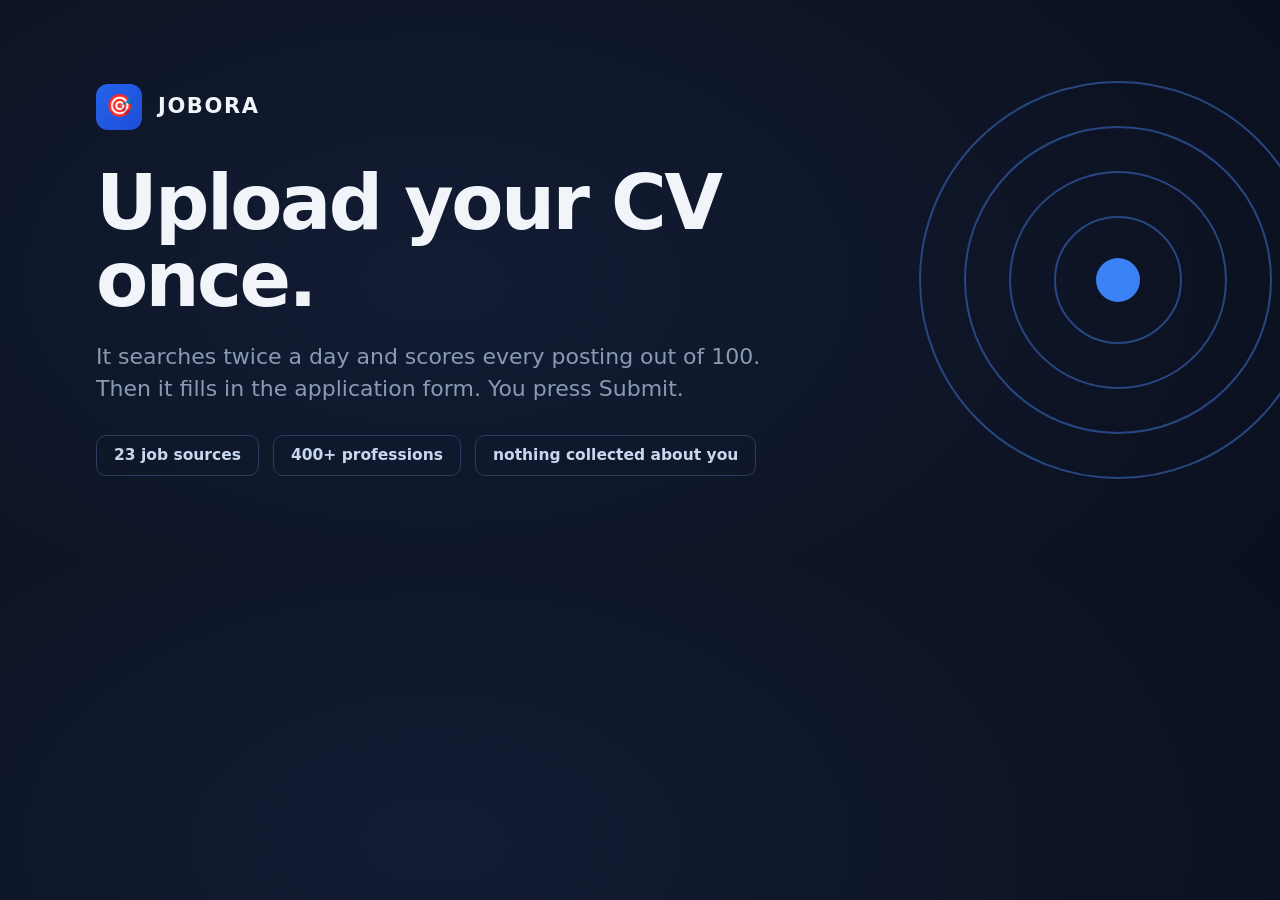
<file: store/promo/marquee.html>
<!doctype html>
<html lang="en">
<head>
<meta charset="utf-8">
<title>Jobora — marquee promo tile 1400×560</title>
<!-- Πηγή του store/promo/1400x560.png. Ξαναβγαίνει με: python store/shoot.py -->
<style>
  * { box-sizing: border-box; margin: 0; padding: 0; }

  body {
    width: 1400px;
    height: 560px;

    position: relative;
    overflow: hidden;

    display: flex;
    flex-direction: column;
    justify-content: center;

    padding: 0 96px;

    background:
      radial-gradient(
        110% 150% at 34% 50%,
        #121c33 0%,
        #0a0f1c 74%
      );

    color: #f1f5f9;

    font:
      400 16px/1.4
      -apple-system,
      BlinkMacSystemFont,
      "Segoe UI",
      system-ui,
      sans-serif;

    -webkit-font-smoothing: antialiased;
  }

  .target { position: absolute; left: 1118px; top: 280px; }

  .target i {
    position: absolute;

    border: 2px solid #284682;
    border-radius: 50%;

    transform: translate(-50%, -50%);
  }

  .r1 { width: 128px; height: 128px; }
  .r2 { width: 218px; height: 218px; }
  .r3 { width: 308px; height: 308px; }
  .r4 { width: 398px; height: 398px; }

  .dot {
    position: absolute;

    width: 44px;
    height: 44px;

    border-radius: 50%;

    background: #3b82f6;

    transform: translate(-50%, -50%);
  }

  .brand {
    display: flex;
    align-items: center;

    gap: 16px;

    margin-bottom: 34px;
  }

  .mark {
    display: grid;
    place-items: center;

    width: 46px;
    height: 46px;

    border-radius: 12px;

    background: linear-gradient(135deg, #2563eb, #1d4ed8);

    font-size: 22px;
  }

  .brand b {
    font-size: 21px;
    font-weight: 700;

    letter-spacing: 1.6px;
  }

  h1 {
    max-width: 760px;

    font-size: 76px;
    font-weight: 700;

    line-height: 1.02;
    letter-spacing: -2.6px;
  }

  .sub {
    margin-top: 22px;
    max-width: 700px;

    color: #899bb2;

    font-size: 22px;
    line-height: 1.45;
  }

  .pills {
    display: flex;

    gap: 14px;

    margin-top: 30px;
  }

  .pills b {
    padding: 9px 17px;

    border: 1px solid #2d3c5f;
    border-radius: 10px;

    color: #c8d7f0;

    font-size: 15.5px;
    font-weight: 600;
  }
</style>
</head>
<body>

<div class="target">
  <i class="r1"></i><i class="r2"></i><i class="r3"></i><i class="r4"></i>
  <div class="dot"></div>
</div>

<div class="brand">
  <div class="mark">🎯</div>
  <b>JOBORA</b>
</div>

<h1>Upload your CV once.</h1>

<div class="sub">It searches twice a day and scores every posting out of 100.
Then it fills in the application form. You press Submit.</div>

<div class="pills">
  <b>23 job sources</b>
  <b>400+ professions</b>
  <b>nothing collected about you</b>
</div>

</body>
</html>
</file>
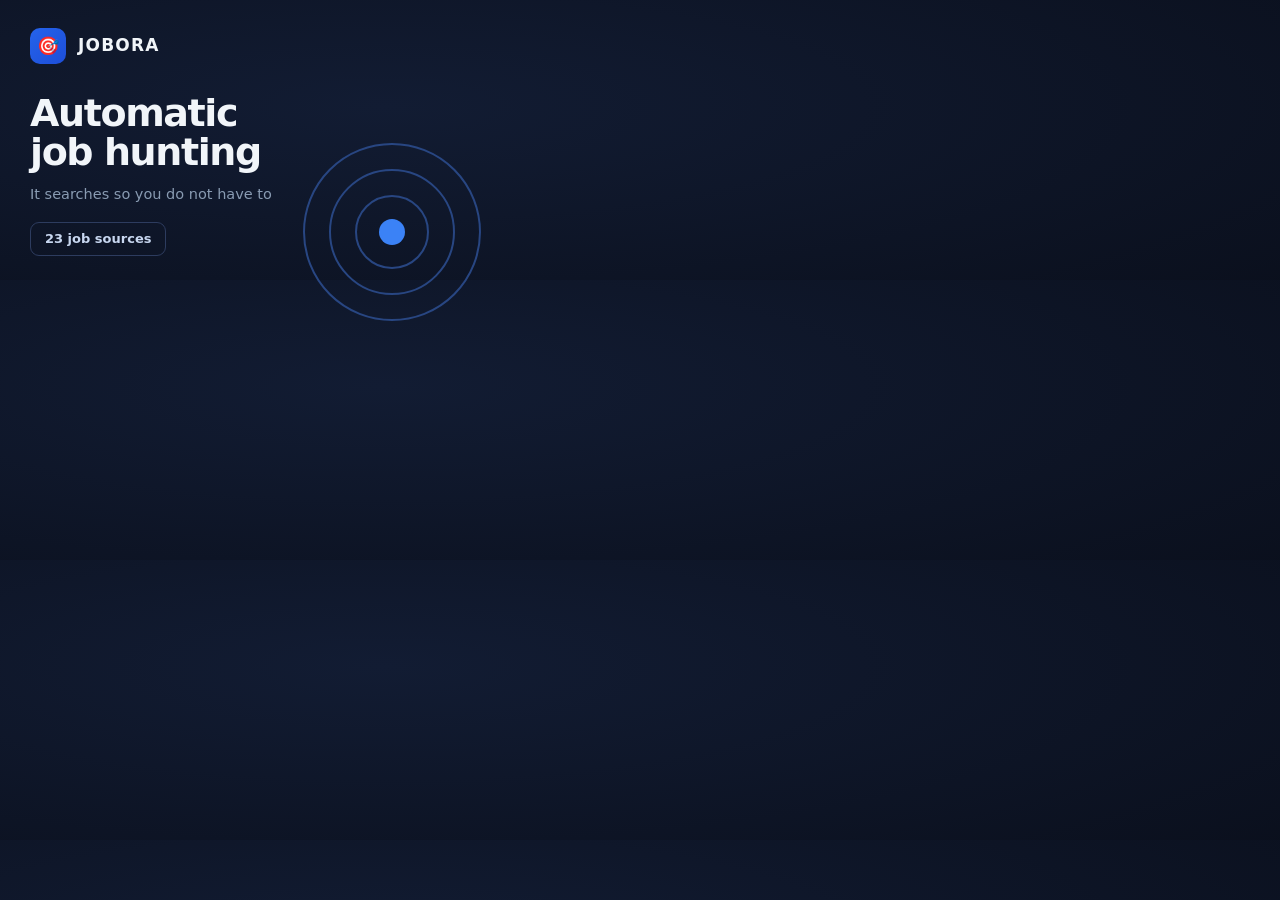
<file: store/promo/small.html>
<!doctype html>
<html lang="en">
<head>
<meta charset="utf-8">
<title>Jobora — small promo tile 440×280</title>
<!-- Πηγή του store/promo/440x280.png. Ξαναβγαίνει με: python store/shoot.py -->
<style>
  * { box-sizing: border-box; margin: 0; padding: 0; }

  body {
    width: 440px;
    height: 280px;

    position: relative;
    overflow: hidden;

    padding: 28px 30px;

    background:
      radial-gradient(
        130% 140% at 30% 38%,
        #121c33 0%,
        #0a0f1c 74%
      );

    color: #f1f5f9;

    font:
      400 14px/1.4
      -apple-system,
      BlinkMacSystemFont,
      "Segoe UI",
      system-ui,
      sans-serif;

    -webkit-font-smoothing: antialiased;
  }

  /* Ο στόχος βγαίνει μισός έξω από την κάτω δεξιά γωνία: σε 440 πίξελ δεν
     χωράει ολόκληρος, και μισός διαβάζεται σαν σχήμα αντί για εικονίδιο. */
  .target { position: absolute; left: 392px; top: 232px; }

  .target i {
    position: absolute;

    border: 2px solid #284682;
    border-radius: 50%;

    transform: translate(-50%, -50%);
  }

  .r1 { width: 74px; height: 74px; }
  .r2 { width: 126px; height: 126px; }
  .r3 { width: 178px; height: 178px; }

  .dot {
    position: absolute;

    width: 26px;
    height: 26px;

    border-radius: 50%;

    background: #3b82f6;

    transform: translate(-50%, -50%);
  }

  .brand {
    display: flex;
    align-items: center;

    gap: 12px;
  }

  .mark {
    display: grid;
    place-items: center;

    width: 36px;
    height: 36px;

    border-radius: 10px;

    background: linear-gradient(135deg, #2563eb, #1d4ed8);

    font-size: 18px;
  }

  .brand b {
    font-size: 17px;
    font-weight: 700;

    letter-spacing: 1.2px;
  }

  h1 {
    margin-top: 30px;

    font-size: 38px;
    font-weight: 700;

    line-height: 1.02;
    letter-spacing: -1.4px;
  }

  .sub {
    margin-top: 12px;

    color: #899bb2;

    font-size: 14.5px;
  }

  .pill {
    display: inline-block;

    margin-top: 18px;
    padding: 7px 14px;

    border: 1px solid #2d3c5f;
    border-radius: 9px;

    color: #c8d7f0;

    font-size: 13px;
    font-weight: 600;
  }
</style>
</head>
<body>

<div class="target">
  <i class="r1"></i><i class="r2"></i><i class="r3"></i>
  <div class="dot"></div>
</div>

<div class="brand">
  <div class="mark">🎯</div>
  <b>JOBORA</b>
</div>

<h1>Automatic<br>job hunting</h1>

<div class="sub">It searches so you do not have to</div>

<span class="pill">23 job sources</span>

</body>
</html>
</file>
<file: extension/app.css>
/* =========================================================
   JOBORA
   Main application styles
   ========================================================= */

/* =========================================================
   THEME VARIABLES
   ========================================================= */

:root {
  /* Ενταση θέματος: 0 = το πιο σβηστό άκρο, 100 = το πιο φωτεινό.
     Ο χρήστης το ρυθμίζει από τον επιλογέα δίπλα στο κουμπί θέματος. */
  --tone: 50;
  --tone-pct: calc(var(--tone) * 1%);

  --bg-lo: #04070d;
  --bg-hi: #10172b;
  --surface-lo: #070b12;
  --surface-hi: #19253c;
  --surface-2-lo: #0a0e17;
  --surface-2-hi: #22324f;
  --surface-3-lo: #0d121d;
  --surface-3-hi: #2b4063;
  --line-lo: #101621;
  --line-hi: #384e73;
  --line-2-lo: #17202d;
  --line-2-hi: #517099;

  --bg:
    color-mix(
      in oklab,
      var(--bg-lo),
      var(--bg-hi) var(--tone-pct)
    );
  --surface:
    color-mix(
      in oklab,
      var(--surface-lo),
      var(--surface-hi) var(--tone-pct)
    );
  --surface-2:
    color-mix(
      in oklab,
      var(--surface-2-lo),
      var(--surface-2-hi) var(--tone-pct)
    );
  --surface-3:
    color-mix(
      in oklab,
      var(--surface-3-lo),
      var(--surface-3-hi) var(--tone-pct)
    );
  --line:
    color-mix(
      in oklab,
      var(--line-lo),
      var(--line-hi) var(--tone-pct)
    );
  --line-2:
    color-mix(
      in oklab,
      var(--line-2-lo),
      var(--line-2-hi) var(--tone-pct)
    );



  --fg: #f1f5f9;
  --fg-2: #c1cddd;
  --fg-3: #899bb2;

  --accent: #3b82f6;
  --accent-2: #2563eb;
  --accent-hover: #60a5fa;

  --accent-soft: rgba(59, 130, 246, 0.14);
  --accent-border: rgba(59, 130, 246, 0.3);

  /* Κείμενο πάνω σε --accent-soft, και πάνω σε συμπαγές --accent.
     Ξεχωριστά tokens γιατί το ένα αλλάζει στο light θέμα και το άλλο όχι. */
  --on-accent-soft: #dbeafe;
  --on-accent: #ffffff;
  --accent-solid: var(--accent-2);
  --accent-deep: #1d4ed8;

  --ok: #34d399;
  --warn: #fbbf24;
  --bad: #f87171;

  --pink: #3b82f6;

  --r: 10px;
  --r-sm: 7px;

  --shadow:
    0 1px 2px rgba(0, 0, 0, 0.3),
    0 8px 24px -12px rgba(0, 0, 0, 0.6);
}

/* =========================================================
   LIGHT THEME
   ========================================================= */

html[data-theme="light"] {
  --bg-lo: #cbd1d8;
  --bg-hi: #f8f9fa;
  --surface-lo: #d4d9e0;
  --surface-hi: #ffffff;
  --surface-2-lo: #cdd3dd;
  --surface-2-hi: #fcfdfd;
  --surface-3-lo: #c1c9d6;
  --surface-3-hi: #eff1f4;
  --line-lo: #b9c1ce;
  --line-hi: #e4e7ec;
  --line-2-lo: #a8b1bf;
  --line-2-hi: #ced3db;

  --bg:
    color-mix(
      in oklab,
      var(--bg-lo),
      var(--bg-hi) var(--tone-pct)
    );
  --surface:
    color-mix(
      in oklab,
      var(--surface-lo),
      var(--surface-hi) var(--tone-pct)
    );
  --surface-2:
    color-mix(
      in oklab,
      var(--surface-2-lo),
      var(--surface-2-hi) var(--tone-pct)
    );
  --surface-3:
    color-mix(
      in oklab,
      var(--surface-3-lo),
      var(--surface-3-hi) var(--tone-pct)
    );
  --line:
    color-mix(
      in oklab,
      var(--line-lo),
      var(--line-hi) var(--tone-pct)
    );
  --line-2:
    color-mix(
      in oklab,
      var(--line-2-lo),
      var(--line-2-hi) var(--tone-pct)
    );



  --fg: #151a21;
  --fg-2: #4e5865;
  --fg-3: #4f5764;

  /* Τα πράσινο/κίτρινο/κόκκινο του σκούρου θέματος είναι φτιαγμένα να λάμπουν
     σε μαύρο φόντο· πάνω σε λευκό έπεφταν στο 1.6–1.8 και δεν διαβάζονταν. */
  --ok: #11543b;
  --warn: #6b4d03;
  --bad: #af0909;

  --accent-soft: rgba(37, 99, 235, 0.1);
  --on-accent-soft: #1e40af;

  --shadow:
    0 1px 2px rgba(16, 24, 40, 0.05),
    0 12px 28px -14px rgba(16, 24, 40, 0.22);
}

/* =========================================================
   RESET
   ========================================================= */

* {
  box-sizing: border-box;
  margin: 0;
  padding: 0;
}

html {
  background: var(--bg);
}

body {
  background: var(--bg);
  color: var(--fg);

  font:
    15px/1.6
    -apple-system,
    BlinkMacSystemFont,
    "Segoe UI",
    Inter,
    system-ui,
    sans-serif;

  -webkit-font-smoothing: antialiased;
}

a {
  color: inherit;
  text-decoration: none;
}

button,
input,
select,
textarea {
  font: inherit;
}

button {
  color: inherit;
  background: none;
  border: none;
  cursor: pointer;
}

button:focus-visible,
a:focus-visible,
input:focus-visible,
select:focus-visible,
textarea:focus-visible {
  outline: 2px solid var(--accent);
  outline-offset: 2px;
}

::selection {
  background: var(--accent-soft);
}

/* =========================================================
   MAIN LAYOUT
   ========================================================= */

.app {
  display: grid;
  grid-template-columns: 232px minmax(0, 1fr);
  min-height: 100vh;
}

main {
  min-width: 0;
}

/* =========================================================
   SIDEBAR
   ========================================================= */

aside {
  position: sticky;
  top: 0;

  display: flex;
  flex-direction: column;

  height: 100vh;

  background: var(--surface);

  border-right: 1px solid var(--line);
}

.brand {
  display: flex;
  align-items: center;

  gap: 11px;

  padding: 20px 18px 22px;
}

.mark {
  display: grid;
  place-items: center;

  width: 34px;
  height: 34px;

  border-radius: 10px;

  background:
    linear-gradient(
      135deg,
      var(--accent-solid),
      var(--accent-deep)
    );

  box-shadow:
    0 4px 14px -4px var(--accent);

  font-size: 17px;
}

.brand b {
  font-size: 15.5px;
  font-weight: 650;

  letter-spacing: -0.3px;
}

.brand small {
  display: block;

  color: var(--fg-3);

  font-size: 11px;
  font-weight: 500;
}

/* =========================================================
   NAVIGATION
   ========================================================= */

nav {
  display: flex;
  flex-direction: column;

  gap: 2px;

  padding: 0 10px;
}

.nav-label {
  padding: 14px 10px 7px;

  color: var(--fg-3);

  font-size: 10.5px;
  font-weight: 600;

  letter-spacing: 0.9px;
  text-transform: uppercase;
}

.nav-item {
  position: relative;

  display: flex;
  align-items: center;

  gap: 11px;

  padding: 9px 11px;

  border-radius: var(--r-sm);

  color: var(--fg-2);

  font-size: 14px;
  font-weight: 500;

  transition:
    background 0.13s ease,
    color 0.13s ease;
}

.nav-item:hover {
  color: var(--fg);
  background: var(--surface-2);
}

.nav-item.on {
  color: var(--fg);

  background:
    linear-gradient(
      90deg,
      rgba(59, 130, 246, 0.17),
      rgba(59, 130, 246, 0.08)
    );

  font-weight: 600;
}

.nav-item.on::before {
  content: "";

  position: absolute;

  left: -10px;
  top: 50%;

  width: 3px;
  height: 17px;

  border-radius: 0 3px 3px 0;

  background: var(--accent);

  transform: translateY(-50%);
}

.nav-item svg {
  width: 17px;
  height: 17px;

  flex: none;

  opacity: 0.85;
}

.nav-item .badge {
  margin-left: auto;

  padding: 1px 7px;

  border-radius: 20px;

  color: var(--fg-2);
  background: var(--surface-2);

  font-size: 11px;
  font-weight: 650;
}

.nav-item.on .badge {
  color: var(--on-accent);
  background: var(--accent-solid);
}

/* =========================================================
   SIDEBAR FOOTER
   ========================================================= */

.side-foot {
  margin-top: auto;

  padding: 14px;

  border-top: 1px solid var(--line);
}

.who {
  display: flex;
  align-items: center;

  gap: 10px;

  padding: 8px;

  border-radius: var(--r-sm);
}

.avatar {
  display: grid;
  place-items: center;

  width: 30px;
  height: 30px;

  flex: none;

  border-radius: 50%;

  color: #ffffff;

  background:
    linear-gradient(
      135deg,
      var(--accent-solid),
      var(--accent-deep)
    );

  font-size: 12px;
  font-weight: 700;
}

/* Χωρίς όνομα το πλαίσιο είναι σύνδεσμος προς τις ρυθμίσεις, όχι ταμπέλα. */
.who.needs-setup {
  cursor: pointer;

  border: 1px dashed var(--line-2);

  transition:
    background var(--t-fast) var(--ease-soft),
    border-color var(--t-fast) var(--ease-soft);
}

.who.needs-setup:hover {
  background: var(--surface-2);

  border-color: var(--accent);
}

.who b {
  display: block;

  overflow: hidden;

  font-size: 13px;
  font-weight: 600;

  white-space: nowrap;
  text-overflow: ellipsis;
}

.who span {
  color: var(--fg-3);

  font-size: 11.5px;
}

/* =========================================================
   HEADER
   ========================================================= */

header {
  position: sticky;
  top: 0;
  z-index: 20;

  display: flex;
  align-items: center;
  flex-wrap: wrap;

  gap: 14px;

  padding: 17px 30px;

  background: rgba(10, 15, 28, 0.93);

  border-bottom: 1px solid var(--line);

  backdrop-filter: blur(12px);
  -webkit-backdrop-filter: blur(12px);
}

html[data-theme="light"] header {
  background: rgba(247, 248, 250, 0.92);
}

header h1 {
  font-size: 21px;
  font-weight: 700;

  letter-spacing: -0.5px;
}

header p {
  margin-top: 3px;

  color: var(--fg-3);

  font-size: 13px;
}

.spacer {
  margin-left: auto;
}

/* =========================================================
   BUTTONS
   ========================================================= */

.btn {
  display: inline-flex;
  align-items: center;
  justify-content: center;

  gap: 7px;

  min-height: 36px;

  padding: 7px 14px;

  border: 1px solid var(--line-2);
  border-radius: 9px;

  color: var(--fg-2);

  font-size: 13.5px;
  font-weight: 550;

  white-space: nowrap;

  transition:
    border-color 0.15s ease,
    color 0.15s ease,
    background 0.15s ease,
    transform 0.15s ease,
    box-shadow 0.15s ease;
}

.btn:hover {
  color: var(--fg);
  background: var(--surface-2);

  border-color: #536783;
}

.btn svg {
  width: 15px;
  height: 15px;
}

.btn.primary {
  color: #ffffff;

  background:
    linear-gradient(
      135deg,
      var(--accent-solid),
      var(--accent-deep)
    );

  border-color: transparent;

  box-shadow:
    0 4px 14px -5px var(--accent);
}

.btn.primary:hover {
  transform: translateY(-1px);

  filter: brightness(1.09);
}

.btn[disabled] {
  opacity: 0.5;
  pointer-events: none;
}

.icon-btn {
  display: grid;
  place-items: center;

  width: 34px;
  height: 34px;

  border: 1px solid var(--line-2);
  border-radius: 9px;

  color: var(--fg-2);
}

.icon-btn:hover {
  color: var(--fg);
  background: var(--surface-2);
}

/* =========================================================
   PAGE WRAPPER
   ========================================================= */

.wrap {
  width: 100%;

  max-width: 1520px;

  padding: 26px 30px 70px;
}

/* =========================================================
   STATS
   ========================================================= */

.stats {
  display: grid;

  grid-template-columns:
    repeat(4, minmax(170px, 1fr));

  gap: 13px;

  margin-bottom: 26px;
}

.stat {
  padding: 15px 17px;

  background: var(--surface);

  border: 1px solid var(--line);
  border-radius: var(--r);

  transition:
    border-color 0.15s ease,
    transform 0.15s ease,
    box-shadow 0.15s ease;
}

.stat:hover {
  border-color: var(--line-2);

  transform: translateY(-1px);

  box-shadow: var(--shadow);
}

.stat .k {
  color: var(--fg-3);

  font-size: 11.5px;
  font-weight: 600;

  letter-spacing: 0.7px;
  text-transform: uppercase;
}

.stat .v {
  margin-top: 5px;

  font-size: 27px;
  font-weight: 680;

  line-height: 1.1;

  letter-spacing: -1px;
}

.stat .d {
  margin-top: 3px;

  color: var(--fg-3);

  font-size: 12px;
}

.stat .d em {
  color: var(--ok);

  font-style: normal;
  font-weight: 600;
}

/* =========================================================
   FILTERS
   ========================================================= */

.toolbar {
  display: flex;
  align-items: center;
  flex-wrap: wrap;

  gap: 9px;

  margin-bottom: 15px;
}

.chip-filter {
  padding: 6px 13px;

  border: 1px solid var(--line-2);
  border-radius: 20px;

  color: var(--fg-2);

  font-size: 13px;
  font-weight: 550;
}

.chip-filter.on {
  color: var(--on-accent-soft);

  background: var(--accent-soft);

  border-color: var(--accent-border);
}

.chip-filter:hover:not(.on) {
  color: var(--fg);

  border-color: #536783;

  background: var(--surface-2);
}

.count {
  margin-left: auto;

  color: var(--fg-3);

  font-size: 13px;
}

/* =========================================================
   JOB CARDS
   ========================================================= */

.card {
  display: grid;

  grid-template-columns:
    56px minmax(0, 1fr);

  gap: 17px;

  margin-bottom: 13px;

  padding: 18px 20px;

  background: var(--surface);

  border: 1px solid var(--line);
  border-radius: var(--r);

  transition:
    border-color 0.16s ease,
    transform 0.16s ease,
    box-shadow 0.16s ease;
}

.card:hover {
  border-color: var(--line-2);

  transform: translateY(-1px);

  box-shadow: var(--shadow);
}

.ring {
  position: relative;

  display: grid;
  place-items: center;

  width: 56px;
  height: 56px;

  flex: none;

  border-radius: 50%;
}

.ring::before {
  content: "";

  position: absolute;

  inset: 0;

  border-radius: 50%;

  background:
    conic-gradient(
      var(--ring) calc(var(--p) * 1%),
      var(--surface-3) 0
    );
}

.ring::after {
  content: "";

  position: absolute;

  inset: 4px;

  border-radius: 50%;

  background: var(--surface);
}

.ring b {
  position: relative;
  z-index: 1;

  color: var(--ring);

  font-size: 16px;
  font-weight: 700;

  letter-spacing: -0.5px;
}

.card h3 {
  font-size: 16px;
  font-weight: 650;

  line-height: 1.4;

  letter-spacing: -0.3px;
}

.card h3 a:hover {
  color: var(--accent-hover);
}

/* =========================================================
   JOB METADATA
   ========================================================= */

.meta {
  display: flex;
  align-items: center;
  flex-wrap: wrap;

  gap: 9px;

  margin-top: 6px;

  color: var(--fg-2);

  font-size: 13px;
}

.meta .co {
  color: var(--fg);

  font-weight: 650;
}

.dot {
  width: 3px;
  height: 3px;

  border-radius: 50%;

  background: var(--fg-3);
}

.src {
  padding: 2px 7px;

  border: 1px solid var(--line-2);
  border-radius: 5px;

  color: var(--fg-2);
  background: var(--surface-2);

  font-size: 10.5px;
  font-weight: 650;

  letter-spacing: 0.4px;
  text-transform: uppercase;
}

/* =========================================================
   JOB CHIPS
   ========================================================= */

.chips {
  display: flex;
  flex-wrap: wrap;

  gap: 6px;

  margin-top: 12px;
}

.chip {
  padding: 3.5px 9px;

  border: 1px solid var(--line-2);
  border-radius: 6px;

  color: var(--fg-2);
  background: var(--surface-2);

  font-size: 11.5px;
  font-weight: 600;
}

.chip.good {
  color: var(--ok);

  background:
    color-mix(
      in srgb,
      var(--ok) 9%,
      transparent
    );

  border-color:
    color-mix(
      in srgb,
      var(--ok) 30%,
      transparent
    );

  font-weight: 650;
}

.chip.warn {
  color: var(--warn);

  background:
    color-mix(
      in srgb,
      var(--warn) 9%,
      transparent
    );

  border-color:
    color-mix(
      in srgb,
      var(--warn) 30%,
      transparent
    );

  font-weight: 650;
}

.acts {
  display: flex;
  flex-wrap: wrap;

  gap: 7px;

  margin-top: 14px;
}

.acts .btn {
  padding: 6.5px 13px;

  font-size: 13px;
}

/* =========================================================
   PIPELINE
   ========================================================= */

.board {
  display: grid;

  grid-template-columns:
    repeat(5, minmax(185px, 1fr));

  gap: 13px;

  overflow-x: auto;

  padding-bottom: 8px;
}

.col {
  min-height: 230px;

  padding: 11px;

  background: var(--surface-2);

  border: 1px solid var(--line);
  border-radius: var(--r);
}

.col.drop {
  background: var(--accent-soft);

  border-color: var(--accent);
}

.col-h {
  display: flex;
  align-items: center;

  gap: 8px;

  padding: 3px 5px 11px;

  font-size: 12.5px;
  font-weight: 650;
}

.col-h i {
  width: 7px;
  height: 7px;

  border-radius: 50%;

  background: var(--c);
}

.col-h span {
  margin-left: auto;

  padding: 1px 7px;

  border: 1px solid var(--line);
  border-radius: 20px;

  color: var(--fg-3);
  background: var(--surface);

  font-size: 11.5px;
  font-weight: 600;
}

.tile {
  margin-bottom: 8px;

  padding: 11px 12px;

  background: var(--surface);

  border: 1px solid var(--line);
  border-radius: 10px;

  cursor: grab;

  transition:
    border-color 0.14s ease,
    transform 0.14s ease,
    box-shadow 0.14s ease;
}

.tile:hover {
  border-color: var(--line-2);

  transform: translateY(-1px);

  box-shadow: var(--shadow);
}

.tile.dragging {
  opacity: 0.45;
}

.tile b {
  display: block;

  margin-bottom: 5px;

  font-size: 13px;
  font-weight: 620;

  line-height: 1.35;
}

.tile .co {
  color: var(--fg-2);

  font-size: 12px;
  font-weight: 550;
}

.tile .f {
  display: flex;
  align-items: center;

  gap: 7px;

  margin-top: 9px;

  color: var(--fg-3);

  font-size: 11px;
}

.tag {
  padding: 2px 6px;

  border: 1px solid var(--line);
  border-radius: 5px;

  background: var(--surface-2);

  font-size: 10px;
  font-weight: 650;

  letter-spacing: 0.4px;
  text-transform: uppercase;
}

.col-empty {
  padding: 26px 8px;

  border: 1px dashed var(--line-2);
  border-radius: 10px;

  color: var(--fg-3);

  font-size: 12.5px;
  text-align: center;
}

/* =========================================================
   SETTINGS SECTIONS
   ========================================================= */

.sec {
  margin-bottom: 18px;

  overflow: hidden;

  background: var(--surface);

  border: 1px solid var(--line);
  border-radius: 12px;

  box-shadow:
    0 1px 2px rgba(0, 0, 0, 0.16);
}

.sec-h {
  display: flex;
  align-items: center;
  flex-wrap: wrap;

  gap: 8px;

  padding: 17px 20px;

  background: rgba(255, 255, 255, 0.012);

  border-bottom: 1px solid var(--line);
}

.sec-h b {
  color: var(--fg);

  font-size: 14.5px;
  font-weight: 650;
}

.sec-h span {
  color: var(--fg-3);

  font-size: 12.5px;
}

.sec-b {
  display: grid;

  gap: 20px;

  padding: 20px;
}

/* =========================================================
   SETTINGS LABELS
   ========================================================= */

.f-row {
  display: grid;

  gap: 8px;

  /* Χωρίς αυτό, οι σειρές τεντώνονται για να γεμίσουν το ύψος της διπλανής
     στήλης: το πεδίο κατεβαίνει και ψηλώνει, και χάνεται η ευθυγράμμιση με
     το πεδίο δίπλα του. */
  align-content: start;
}

.f-row label {
  color: var(--fg);

  font-size: 12.5px;
  font-weight: 650;
}

.f-row .help {
  max-width: 760px;

  color: var(--fg-3);

  font-size: 12px;
  line-height: 1.5;
}

.f-row .field-error {
  color: var(--bad);
  font-size: 12px;
  line-height: 1.5;
}

.f-row .input-group .txt[aria-invalid="true"] {
  border-color: var(--bad);
}

#salaryMin {
  -moz-appearance: textfield;
  appearance: textfield;
}

#salaryMin::-webkit-inner-spin-button,
#salaryMin::-webkit-outer-spin-button {
  -webkit-appearance: none;
  margin: 0;
}

.grid2 {
  display: grid;

  grid-template-columns:
    minmax(0, 1fr)
    minmax(0, 1fr);

  gap: 20px;

  /* Οι δύο στήλες ξεκινούν από την κορυφή, ώστε ετικέτες και πεδία να
     βρίσκονται στην ίδια γραμμή ακόμα κι όταν η μία έχει βοηθητικό κείμενο
     από κάτω και η άλλη όχι. */
  align-items: start;
}

/* Πεδίο με δεύτερο, στενό στοιχείο δίπλα του — π.χ. ποσό + νόμισμα. */
.input-group {
  display: flex;

  gap: 8px;
}

.input-group > input.txt,
.input-group > .txt {
  flex: 1;

  min-width: 0;
}

.input-group > select {
  width: 108px;

  flex: none;
}

/* =========================================================
   INPUTS
   ========================================================= */

input.txt,
textarea,
select {
  width: 100%;

  min-height: 44px;

  padding: 10px 13px;

  color: var(--fg);
  background-color: #0c1526;

  border: 1px solid var(--line-2);
  border-radius: 9px;

  font: inherit;
  font-size: 13.5px;

  transition:
    border-color 0.15s ease,
    background-color 0.15s ease,
    box-shadow 0.15s ease;
}

html[data-theme="light"] input.txt,
html[data-theme="light"] textarea,
html[data-theme="light"] select {
  background-color: #ffffff;
}

input.txt:hover,
textarea:hover,
select:hover {
  border-color: #4b6280;

  background-color: #0e192c;
}

html[data-theme="light"] input.txt:hover,
html[data-theme="light"] textarea:hover,
html[data-theme="light"] select:hover {
  background-color: #ffffff;
}

input.txt:focus,
textarea:focus,
select:focus {
  outline: none;

  border-color: var(--accent);

  background-color: #0e192c;

  box-shadow:
    0 0 0 3px rgba(59, 130, 246, 0.12);
}

html[data-theme="light"] input.txt:focus,
html[data-theme="light"] textarea:focus,
html[data-theme="light"] select:focus {
  background-color: #ffffff;
}

input::placeholder,
textarea::placeholder {
  color: #71839b;

  opacity: 1;
}

/* =========================================================
   CUSTOM SELECT DROPDOWNS
   ========================================================= */

select {
  appearance: none;
  -webkit-appearance: none;
  -moz-appearance: none;

  padding-right: 44px;

  cursor: pointer;

  background-image:
    url("data:image/svg+xml,%3Csvg xmlns='http://www.w3.org/2000/svg' width='16' height='16' viewBox='0 0 24 24' fill='none' stroke='%23899bb2' stroke-width='2' stroke-linecap='round' stroke-linejoin='round'%3E%3Cpath d='m6 9 6 6 6-6'/%3E%3C/svg%3E");

  background-repeat: no-repeat;
  background-position: right 14px center;
  background-size: 16px;
}

select:hover {
  background-image:
    url("data:image/svg+xml,%3Csvg xmlns='http://www.w3.org/2000/svg' width='16' height='16' viewBox='0 0 24 24' fill='none' stroke='%23c1cddd' stroke-width='2' stroke-linecap='round' stroke-linejoin='round'%3E%3Cpath d='m6 9 6 6 6-6'/%3E%3C/svg%3E");
}

select:focus {
  background-image:
    url("data:image/svg+xml,%3Csvg xmlns='http://www.w3.org/2000/svg' width='16' height='16' viewBox='0 0 24 24' fill='none' stroke='%233b82f6' stroke-width='2' stroke-linecap='round' stroke-linejoin='round'%3E%3Cpath d='m6 9 6 6 6-6'/%3E%3C/svg%3E");
}

select option {
  color: var(--fg);
  background: #101827;
}

html[data-theme="light"] select option {
  color: #151a21;
  background: #ffffff;
}

/* Browsers without customizable selects keep the standard picker. */
@supports (appearance: base-select) {
  select.select-menu,
  select.select-menu::picker(select) {
    appearance: base-select;
  }

  select.select-menu::picker-icon {
    display: none;
  }

  select.select-menu:open {
    border-color: var(--accent);
  }

  select.select-menu::picker(select) {
    margin-block-start: 6px;
    padding: 5px;
    border: 1px solid var(--line-2);
    border-radius: var(--r);
    background: var(--surface);
    color: var(--fg);
    box-shadow: var(--shadow);
    max-block-size: min(300px, 60vh);
    overflow-y: auto;
  }

  .f-row .select-menu option {
    display: flex;
    align-items: center;
    gap: 12px;
    min-height: 40px;
    padding: 10px 12px;
    border: 0;
    border-radius: var(--r-sm);
    background: transparent;
    color: var(--fg);
    font: inherit;
    cursor: pointer;
  }

  .f-row .select-menu option:hover,
  .f-row .select-menu option:focus-visible {
    background: var(--surface-3);
  }

  .f-row .select-menu option:checked {
    background: var(--accent-soft);
    color: var(--on-accent-soft);
    font-weight: 600;
  }

  .f-row .select-menu option:focus-visible {
    outline: 2px solid var(--accent);
    outline-offset: -2px;
  }

  .select-menu option::checkmark {
    order: 1;
    margin-inline-start: auto;
    color: currentColor;
  }
}

/* =========================================================
   TAG INPUTS
   ========================================================= */

.tagbox {
  position: relative;

  display: flex;
  flex-wrap: wrap;

  gap: 6px;

  min-height: 44px;

  padding: 7px;

  background: #0c1526;

  border: 1px solid var(--line-2);
  border-radius: 9px;

  transition:
    border-color 0.15s ease,
    box-shadow 0.15s ease,
    background 0.15s ease;
}

html[data-theme="light"] .tagbox {
  background: #ffffff;
}

.tagbox:hover {
  border-color: #4b6280;

  background: #0e192c;
}

html[data-theme="light"] .tagbox:hover {
  background: #ffffff;
}

.tagbox:focus-within {
  border-color: var(--accent);

  box-shadow:
    0 0 0 3px rgba(59, 130, 246, 0.12);
}

.tagbox .t {
  display: inline-flex;
  align-items: center;

  gap: 6px;

  padding: 4px 9px;

  border: 1px solid var(--accent-border);
  border-radius: 6px;

  color: #bfdbfe;
  background: var(--accent-soft);

  font-size: 12.5px;
  font-weight: 600;
}

html[data-theme="light"] .tagbox .t {
  color: var(--accent-2);
}

.tagbox .t b {
  cursor: pointer;

  opacity: 0.65;

  font-weight: 700;
}

.tagbox input {
  flex: 1;

  min-width: 120px;

  padding: 4px;

  border: none;
  outline: none;

  color: var(--fg);
  background: none;

  font: inherit;
  font-size: 13px;
}

/* =========================================================
   OFFER — a one-time suggestion above the matches
   ========================================================= */

.offer {
  display: flex;
  align-items: center;
  gap: 12px;
  flex-wrap: wrap;
  margin: 0 0 16px;
  padding: 14px 16px;
  border: 1px solid var(--accent);
  border-radius: 12px;
}
.offer[hidden] { display: none; }
.offer > div { flex: 1 1 260px; min-width: 0; }
.offer b { display: block; font-weight: 600; }
.offer span { color: var(--fg-3); font-size: 13px; }

/* =========================================================
   TITLES FROM A NEW CV — one-click suggestions under the field
   ========================================================= */

.sug:empty { display: none; }
.sug { display: flex; flex-wrap: wrap; gap: 7px; margin-top: 10px; }
.sug span { font-size: 12.5px; color: var(--fg-3); align-self: center; }
.sug button {
  font-size: 12.5px;
  padding: 6px 12px;
  border-radius: 8px;
  border: 1px dashed var(--line-2);
  color: var(--fg-2);
}
.sug button:hover { border-style: solid; border-color: var(--accent); color: var(--accent); }

/* =========================================================
   AUTOCOMPLETE
   ========================================================= */

.sugbox {
  position: absolute;
  z-index: 40;

  top: calc(100% + 5px);
  right: 0;
  left: 0;

  display: none;

  max-height: 268px;

  overflow: auto;

  padding: 4px;

  background: var(--surface);

  border: 1px solid var(--line-2);
  border-radius: 10px;

  box-shadow: var(--shadow);
}

.sugbox.on {
  display: block;
}

.sugbox .s {
  display: flex;
  align-items: center;
  justify-content: space-between;

  gap: 14px;

  padding: 8px 10px;

  border-radius: 7px;

  cursor: pointer;
}

.sugbox .s em {
  font-size: 13.5px;
  font-style: normal;
  font-weight: 550;
}

.sugbox .s span {
  color: var(--fg-3);

  font-size: 11.5px;

  white-space: nowrap;

  font-variant-numeric: tabular-nums;
}

.sugbox .s.hi,
.sugbox .s:hover {
  background: var(--accent-soft);
}

.sugbox .s.hi em {
  color: var(--accent-hover);
}

/* =========================================================
   SWITCHES
   ========================================================= */

.switch {
  display: flex;
  align-items: center;
  justify-content: space-between;

  gap: 14px;

  min-height: 58px;

  padding: 12px 2px;

  border-top: 1px solid var(--line);
}

.switch:first-child {
  border-top: none;
}

.switch b {
  display: block;

  color: var(--fg);

  font-size: 13.5px;
  font-weight: 600;
}

.switch span {
  display: block;

  margin-top: 2px;

  color: var(--fg-3);

  font-size: 12.5px;
}

.tog {
  position: relative;

  width: 44px;
  height: 25px;

  flex: none;

  border: 1px solid var(--line-2);
  border-radius: 20px;

  background: var(--surface-3);

  cursor: pointer;

  transition:
    background 0.18s ease,
    border-color 0.18s ease;
}

.tog::after {
  content: "";

  position: absolute;

  top: 3px;
  left: 3px;

  width: 17px;
  height: 17px;

  border-radius: 50%;

  background: #ffffff;

  transition: transform 0.18s ease;
}

.tog.on {
  background: var(--accent);

  border-color: var(--accent);
}

.tog.on::after {
  transform: translateX(19px);
}

/* =========================================================
   PICKER BUTTONS
   ========================================================= */

.pickers {
  display: flex;
  flex-wrap: wrap;

  gap: 7px;
}

.pick {
  padding: 6px 12px;

  border: 1px solid var(--line-2);
  border-radius: 8px;

  color: var(--fg-2);

  font-size: 12.5px;
  font-weight: 550;

  transition:
    color 0.15s ease,
    background 0.15s ease,
    border-color 0.15s ease;
}

.pick:hover {
  color: var(--fg);

  background: var(--surface-2);
}

.pick.on {
  color: #bfdbfe;

  background: var(--accent-soft);

  border-color: var(--accent);
}

html[data-theme="light"] .pick.on {
  color: var(--accent);
}

/* =========================================================
   CV UPLOAD
   ========================================================= */

.cvbox {
  display: flex;
  align-items: center;

  gap: 14px;

  min-height: 72px;

  padding: 15px 17px;

  background: #0c1526;

  border: 1px dashed #3a4b65;
  border-radius: var(--r);

  transition:
    background 0.15s ease,
    border-color 0.15s ease;
}

html[data-theme="light"] .cvbox {
  background: #ffffff;
}

.cvbox:hover {
  background: #0e192c;

  border-color: var(--accent);
}

html[data-theme="light"] .cvbox:hover {
  background: #ffffff;
}

.cvbox.has {
  border-style: solid;

  border-color:
    color-mix(
      in srgb,
      var(--ok) 35%,
      var(--line-2)
    );
}

.cvicon {
  display: grid;
  place-items: center;

  width: 42px;
  height: 42px;

  flex: none;

  border: 1px solid var(--line);
  border-radius: 10px;

  background: var(--surface-2);

  font-size: 19px;
}

.cvbox .info {
  flex: 1;

  min-width: 0;
}

.cvbox .info b {
  display: block;

  overflow: hidden;

  font-size: 13.5px;
  font-weight: 620;

  white-space: nowrap;
  text-overflow: ellipsis;
}

.cvbox .info span {
  color: var(--fg-3);

  font-size: 12.5px;
}

/* =========================================================
   EMPTY STATE
   ========================================================= */

.empty {
  padding: 70px 20px;

  border: 1px dashed var(--line-2);
  border-radius: var(--r);

  text-align: center;
}

.empty .e {
  margin-bottom: 12px;

  font-size: 34px;

  opacity: 0.65;
}

.empty b {
  display: block;

  margin-bottom: 6px;

  font-size: 15.5px;
  font-weight: 620;
}

.empty p {
  max-width: 400px;

  margin: 0 auto 16px;

  color: var(--fg-3);

  font-size: 13.5px;
}

/* =========================================================
   VIEWS
   ========================================================= */

.view {
  display: none;
}

.view.on {
  display: block;
}

/* =========================================================
   TOAST
   ========================================================= */

.toast {
  position: fixed;
  z-index: 60;

  right: 22px;
  bottom: 22px;

  max-width: 330px;

  padding: 13px 17px;

  background: var(--surface);

  border: 1px solid var(--line-2);
  border-left: 3px solid var(--accent);
  border-radius: var(--r);

  box-shadow: var(--shadow);

  font-size: 13.5px;

  animation: slide 0.25s ease;
}

@keyframes slide {
  from {
    opacity: 0;

    transform: translateY(8px);
  }
}

.toast.bad {
  border-left-color: var(--bad);
}

.toast.ok {
  border-left-color: var(--ok);
}

/* =========================================================
   DRAWER
   ========================================================= */

.drawer {
  position: fixed;
  z-index: 70;

  inset: 0;

  display: none;
}

.drawer.on {
  display: block;
}

.drawer .veil {
  position: absolute;

  inset: 0;

  background: rgba(0, 0, 0, 0.5);

  backdrop-filter: blur(2px);
}

.drawer .body {
  position: absolute;

  top: 0;
  right: 0;
  bottom: 0;

  width: min(520px, 100%);

  overflow: auto;

  padding: 24px 26px;

  background: var(--bg);

  border-left: 1px solid var(--line);
}

.drawer h2 {
  margin-bottom: 4px;

  font-size: 17px;
  font-weight: 650;

  letter-spacing: -0.3px;
}

.drawer pre {
  margin-top: 12px;

  padding: 15px;

  border: 1px solid var(--line);
  border-radius: var(--r);

  background: var(--surface);

  font:
    13px/1.65
    ui-monospace,
    Consolas,
    monospace;

  white-space: pre-wrap;
}

.tl {
  margin-top: 10px;

  list-style: none;
}

.tl li {
  padding: 8px 0;

  border-top: 1px solid var(--line);

  color: var(--fg-2);

  font-size: 13px;
}

.tl li span {
  margin-right: 9px;

  color: var(--fg-3);

  font-variant-numeric: tabular-nums;
}

/* =========================================================
   SCROLLBAR
   ========================================================= */

::-webkit-scrollbar {
  width: 10px;
  height: 10px;
}

::-webkit-scrollbar-track {
  background: transparent;
}

::-webkit-scrollbar-thumb {
  background: var(--line-2);

  border: 2px solid transparent;
  border-radius: 999px;

  background-clip: padding-box;
}

::-webkit-scrollbar-thumb:hover {
  background: #536783;

  border: 2px solid transparent;

  background-clip: padding-box;
}

/* =========================================================
   RESPONSIVE
   ========================================================= */


/* =========================================================
   THEME TONE
   Κρατιέσαι πάνω από το κουμπί θέματος για τρία δευτερόλεπτα
   και ανοίγει κάθετος ρυθμιστής: πόσο σβηστό ή πόσο φωτεινό
   θα είναι το θέμα. Κρυφό μέχρι να το ζητήσεις — το κλικ
   συνεχίζει απλώς να εναλλάσσει σκούρο/ανοιχτό.
   ========================================================= */

.theme-wrap {
  position: relative;

  display: inline-flex;
}

.tone-pop {
  position: absolute;
  z-index: 50;

  top: calc(100% + 9px);
  right: 0;

  display: none;

  padding: 14px 12px 12px;

  background: var(--surface);

  border: 1px solid var(--line-2);
  border-radius: var(--r);

  box-shadow: var(--shadow);

  text-align: center;
}

.tone-pop.on {
  display: block;

  animation: rise var(--t-fast) var(--ease) both;
}

.tone-pop b {
  display: block;

  margin-bottom: 10px;

  color: var(--fg-2);

  font-size: 11px;
  font-weight: 650;

  letter-spacing: 0.5px;
  text-transform: uppercase;

  white-space: nowrap;
}

.tone-pop input[type="range"] {
  /* Κάθετος ρυθμιστής: το writing-mode ειναι ο σημερινος τροπος,
     το slider-vertical o palios — kratame kai ta dyo. */
  writing-mode: vertical-lr;
  direction: rtl;
  -webkit-appearance: slider-vertical;
  appearance: slider-vertical;

  width: 26px;
  height: 116px;

  margin: 0;

  accent-color: var(--accent);

  cursor: ns-resize;
}

.tone-pop .val {
  display: block;

  margin-top: 9px;

  color: var(--fg-3);

  font-size: 11.5px;
  font-variant-numeric: tabular-nums;
}

/* =========================================================
   PROFILE
   ========================================================= */

.avatar {
  overflow: hidden;
}

.avatar img {
  width: 100%;
  height: 100%;

  object-fit: cover;
}

.pcard {
  display: flex;
  align-items: center;

  gap: 20px;
}

.pphoto {
  position: relative;

  display: grid;
  place-items: center;

  width: 96px;
  height: 96px;

  flex: none;

  border-radius: 50%;

  color: #ffffff;

  background:
    linear-gradient(
      135deg,
      var(--accent-solid),
      var(--accent-deep)
    );

  font-size: 32px;
  font-weight: 700;
  letter-spacing: 0.5px;

  box-shadow:
    0 6px 20px -8px var(--accent);
}

/* Η εικόνα ζωγραφίζεται πάνω από τα αρχικά, οπότε τα αρχικά δεν χρειάζεται
   να κρυφτούν — φαίνονται μόνο όσο δεν υπάρχει φωτογραφία. */
.pphoto img {
  display: none;

  width: 100%;
  height: 100%;

  border-radius: 50%;

  object-fit: cover;
}

.pphoto.has img {
  display: block;
}

.pphoto.has #photo-initials {
  display: none;
}

.pphoto-edit {
  position: absolute;

  right: -2px;
  bottom: -2px;

  display: grid;
  place-items: center;

  width: 30px;
  height: 30px;

  border: 1px solid var(--line-2);
  border-radius: 50%;

  color: var(--fg-2);
  background: var(--surface-3);

  transition:
    color var(--t-fast) var(--ease-soft),
    background var(--t-fast) var(--ease-soft),
    transform var(--t-fast) var(--ease-soft);
}

.pphoto-edit:hover {
  color: var(--fg);
  background: var(--surface-2);

  transform: scale(1.08);
}

.pphoto-edit svg {
  width: 15px;
  height: 15px;
}

.pmeta {
  display: grid;

  gap: 4px;

  min-width: 0;
}

.pmeta b {
  font-size: 20px;
  font-weight: 650;

  letter-spacing: -0.3px;
}

.pmeta > span {
  color: var(--fg-3);

  font-size: 13.5px;
}

.pmeta .help {
  margin-top: 2px;
}

.prow {
  display: flex;

  gap: 8px;

  margin-top: 8px;
}

.btn[hidden] {
  display: none;
}

.btn.ghost {
  color: var(--fg-3);
  background: none;
}

.btn.ghost:hover:not([disabled]) {
  color: var(--fg);
}

#about {
  min-height: 130px;

  line-height: 1.6;

  resize: vertical;
}

@media (max-width: 620px) {
  .pcard {
    flex-direction: column;
    align-items: flex-start;
  }
}

.save-state {
  min-height: 20px;

  color: var(--fg-3);

  font-size: 13px;

  transition: color var(--t-fast) var(--ease-soft);
}

/* =========================================================
   MOTION
   Κοινές καμπύλες και διάρκειες, ώστε ό,τι κινείται στην
   εφαρμογή να κινείται με τον ίδιο ρυθμό.
   ========================================================= */

:root {
  --ease: cubic-bezier(0.22, 0.61, 0.36, 1);
  --ease-soft: cubic-bezier(0.4, 0, 0.2, 1);

  --t-fast: 0.13s;
  --t-mid: 0.22s;
  --t-slow: 0.3s;
}

@keyframes rise {
  from {
    opacity: 0;

    transform: translateY(9px);
  }
}

@keyframes fade {
  from {
    opacity: 0;
  }
}

@keyframes panel-in {
  from {
    transform: translateX(26px);

    opacity: 0;
  }
}

@keyframes pop {
  from {
    transform: scale(0.86);

    opacity: 0;
  }
}

@keyframes spin {
  to {
    transform: rotate(360deg);
  }
}

/* =========================================================
   ENTRANCES
   Ό,τι ζωγραφίζεται ξανά (κάρτες, πλακίδια, ενότητες)
   μπαίνει με μια σύντομη ανάδυση αντί να πετάγεται.
   ========================================================= */

.card,
.stat,
.sec,
.col,
.empty {
  animation: rise var(--t-slow) var(--ease) both;
}

/* Κλιμάκωση: η λίστα ξεδιπλώνεται αντί να εμφανίζεται μονομιάς.
   Μόνο για τα πρώτα ορατά — παρακάτω δεν θα το έβλεπε κανείς. */
.card:nth-child(1)  { animation-delay: 0ms; }
.card:nth-child(2)  { animation-delay: 35ms; }
.card:nth-child(3)  { animation-delay: 70ms; }
.card:nth-child(4)  { animation-delay: 105ms; }
.card:nth-child(5)  { animation-delay: 140ms; }
.card:nth-child(6)  { animation-delay: 175ms; }
.card:nth-child(n + 7) { animation-delay: 205ms; }

.stat:nth-child(2) { animation-delay: 40ms; }
.stat:nth-child(3) { animation-delay: 80ms; }
.stat:nth-child(4) { animation-delay: 120ms; }

.col:nth-child(2) { animation-delay: 45ms; }
.col:nth-child(3) { animation-delay: 90ms; }
.col:nth-child(4) { animation-delay: 135ms; }
.col:nth-child(5) { animation-delay: 180ms; }

/* Η βαθμολογία είναι το πρώτο που κοιτάει κανείς στην κάρτα. */
.ring {
  animation: pop var(--t-slow) var(--ease) both;
}

/* Οι γραμμές του ιστορικού πέφτουν η μία μετά την άλλη. */
.tl li {
  animation: rise var(--t-mid) var(--ease) both;
}

.tl li:nth-child(2) { animation-delay: 45ms; }
.tl li:nth-child(3) { animation-delay: 90ms; }
.tl li:nth-child(4) { animation-delay: 135ms; }
.tl li:nth-child(n + 5) { animation-delay: 170ms; }

/* =========================================================
   OVERLAYS
   Το συρτάρι και οι προτάσεις έμπαιναν με display:block —
   δηλαδή καρέ-καρέ, χωρίς μετάβαση.
   ========================================================= */

.drawer.on .body {
  animation: panel-in var(--t-mid) var(--ease) both;
}

/* Το πέπλο σβήνει μέσα, το φύλλο γλιστράει — όχι το αντίστροφο. */
.drawer.on .veil {
  animation: fade var(--t-mid) var(--ease) both;
}

.sugbox.on {
  animation: rise var(--t-fast) var(--ease) both;

  transform-origin: top center;
}

/* =========================================================
   INTERACTION
   Οι μικρές αποκρίσεις που έλειπαν: φίλτρα, ετικέτες,
   διακόπτες, και η αίσθηση του πατήματος.
   ========================================================= */

.chip-filter {
  transition:
    color var(--t-fast) var(--ease-soft),
    background var(--t-fast) var(--ease-soft),
    border-color var(--t-fast) var(--ease-soft);
}

.chip {
  transition:
    color var(--t-fast) var(--ease-soft),
    background var(--t-fast) var(--ease-soft),
    border-color var(--t-fast) var(--ease-soft);
}

.switch {
  transition: background var(--t-fast) var(--ease-soft);
}

.avatar,
.mark {
  transition: transform var(--t-mid) var(--ease);
}

.who:hover .avatar,
.brand:hover .mark {
  transform: scale(1.06);
}

/* Το κουμπί υποχωρεί ελάχιστα όταν το πατάς — η μόνη ένδειξη
   ότι το κλικ καταγράφηκε, πριν προλάβει να απαντήσει η ενέργεια. */
.btn:active,
.chip-filter:active,
.pick:active {
  transform: translateY(1px);
}

.card:active {
  transform: none;
}

/* Όσο τρέχει η αναζήτηση, το εικονίδιο γυρίζει. */
.btn.busy svg,
.btn[aria-busy="true"] svg {
  animation: spin 0.9s linear infinite;
}

/* =========================================================
   REDUCED MOTION
   Όποιος έχει ζητήσει λιγότερη κίνηση από το λειτουργικό του
   δεν πρέπει να τη βλέπει εδώ — για κάποιους προκαλεί ζάλη.
   ========================================================= */

@media (prefers-reduced-motion: reduce) {
  *,
  *::before,
  *::after {
    animation-duration: 0.01ms !important;
    animation-iteration-count: 1 !important;

    transition-duration: 0.01ms !important;

    /* Και η καθυστέρηση. Χωρίς αυτό, η κλιμακωτή εμφάνιση των καρτών επιβιώνει
       σε μηδενική διάρκεια: τα στοιχεία απλώς περιμένουν αόρατα τη σειρά τους,
       που είναι ακριβώς η κίνηση που ζήτησε να μη δει ο χρήστης. */
    animation-delay: 0ms !important;
    transition-delay: 0ms !important;

    scroll-behavior: auto !important;
  }
}

/* =========================================================
   NAV LABEL
   Χωριστό στοιχείο ώστε να κρύβεται όταν η πλοήγηση
   συμπτύσσεται σε στήλη εικονιδίων.
   ========================================================= */

.nav-item .label {
  display: inline;
}

/* =========================================================
   RESPONSIVE
   Τρία επίπεδα. Σε κανένα δεν εξαφανίζεται η πλοήγηση:
   στο μισό παράθυρο γίνεται στήλη εικονιδίων, στο κινητό
   κατεβαίνει σε μπάρα στο κάτω μέρος.
   ========================================================= */

/* ---- Μισή οθόνη: sidebar → στήλη εικονιδίων ---- */
@media (max-width: 1100px) {
  .app {
    grid-template-columns: 68px 1fr;
  }

  .brand {
    padding: 18px 0 16px;
    justify-content: center;
  }

  .brand > div,
  .nav-label,
  .who > div {
    display: none;
  }

  nav {
    padding: 0 8px;
    gap: 4px;
  }

  .nav-item {
    justify-content: center;
    padding: 11px 0;
    position: relative;
  }

  .nav-item .label {
    display: none;
  }

  .nav-item .badge {
    position: absolute;
    top: 3px;
    right: 6px;
    margin: 0;
    min-width: 16px;
    padding: 0 5px;
    font-size: 10px;
    text-align: center;
  }

  .nav-item.on::before {
    left: -8px;
  }

  .side-foot {
    padding: 10px 8px;
  }

  .who {
    justify-content: center;
    padding: 6px 0;
  }

  .wrap,
  header {
    padding-left: 20px;
    padding-right: 20px;
  }

  .stats {
    grid-template-columns: repeat(2, 1fr);
  }

  .grid2 {
    grid-template-columns: 1fr;
  }
}

/* ---- Στενό παράθυρο ή κινητό: πλοήγηση στο κάτω μέρος ---- */
@media (max-width: 820px) {
  .app {
    grid-template-columns: 1fr;
  }

  aside {
    position: fixed;
    inset: auto 0 0 0;
    z-index: 30;
    width: auto;
    height: auto;
    flex-direction: row;
    align-items: center;
    border-right: none;
    border-top: 1px solid var(--line);
    padding: 4px max(8px, env(safe-area-inset-left))
             max(4px, env(safe-area-inset-bottom));
    box-shadow: 0 -4px 18px rgba(0, 0, 0, 0.18);
  }

  .brand,
  .side-foot {
    display: none;
  }

  nav {
    flex: 1;
    flex-direction: row;
    gap: 2px;
    padding: 0;
  }

  .nav-item {
    flex: 1;
    flex-direction: column;
    gap: 3px;
    padding: 8px 2px;
    border-radius: 10px;
  }

  .nav-item .label {
    display: block;
    font-size: 10.5px;
    font-weight: 600;
    letter-spacing: 0.1px;
  }

  .nav-item svg {
    width: 20px;
    height: 20px;
  }

  .nav-item.on::before {
    display: none;
  }

  .nav-item .badge {
    position: absolute;
    top: 2px;
    right: max(6px, 22%);
    height: 15px;
    min-width: 15px;
    padding: 0 4px;
    font-size: 9.5px;
    line-height: 15px;
  }

  /* Το περιεχόμενο δεν πρέπει να κρύβεται πίσω από τη μπάρα */
  main {
    padding-bottom: 68px;
  }

  .wrap {
    padding: 18px 16px 40px;
  }

  header {
    gap: 10px;
    padding: 13px 16px;
  }

  header h1 {
    font-size: 17px;
  }

  header p {
    font-size: 12px;
  }

  /* Μία στήλη τη φορά, με κούμπωμα */
  .board {
    grid-auto-flow: column;
    grid-auto-columns: 78%;
    grid-template-columns: none;
    scroll-snap-type: x mandatory;
  }

  .col {
    scroll-snap-align: start;
  }

  .drawer .body {
    width: 100%;
    padding: 20px 18px;
  }
}

/* ---- Κινητό ---- */
@media (max-width: 560px) {
  .stats {
    grid-template-columns: 1fr 1fr;
    gap: 9px;
    margin-bottom: 18px;
  }

  .stat {
    padding: 12px 13px;
  }

  .stat .v {
    font-size: 22px;
  }

  .stat .d {
    font-size: 11.5px;
  }

  .card {
    grid-template-columns: 44px 1fr;
    gap: 12px;
    padding: 14px 15px;
  }

  .ring {
    width: 44px;
    height: 44px;
  }

  .ring::after {
    inset: 3px;
  }

  .ring b {
    font-size: 13.5px;
  }

  .card h3 {
    font-size: 14.5px;
  }

  .meta {
    gap: 6px;
    font-size: 12px;
  }

  .chip {
    padding: 3px 8px;
    font-size: 11.5px;
  }

  /* Κουμπιά στο μέγεθος του αντίχειρα */
  .acts {
    display: grid;
    grid-template-columns: 1fr 1fr;
    gap: 7px;
  }

  .acts .btn {
    justify-content: center;
    padding: 9px 10px;
  }

  .acts .btn:first-child {
    grid-column: 1 / -1;
  }

  .toolbar {
    gap: 7px;
  }

  .chip-filter {
    padding: 5px 11px;
    font-size: 12.5px;
  }

  .count {
    width: 100%;
    margin: 2px 0 0;
    text-align: right;
  }

  .board {
    grid-auto-columns: 86%;
  }

  .sec-b {
    padding: 16px 15px;
  }

  .sec-h {
    padding: 13px 15px;
  }

  .tagbox input {
    min-width: 90px;
  }

  .toast {
    left: 14px;
    right: 14px;
    bottom: 78px;
    max-width: none;
  }
}

/* ---- Κοντές οθόνες: το κολλημένο header τρώει τον χώρο ---- */
@media (max-height: 520px) and (max-width: 820px) {
  header {
    position: static;
  }
}

/* =========================================================
   CV DRAG & DROP
   Το κουτί του βιογραφικού δέχεται και σύρσιμο αρχείου,
   όχι μόνο κλικ στο κουμπί.  (Apo Panagiotidis)
   ========================================================= */

.cvbox {
  position: relative;

  transition:
    background var(--t-mid) var(--ease-soft),
    border-color var(--t-mid) var(--ease-soft),
    box-shadow var(--t-mid) var(--ease-soft),
    transform var(--t-mid) var(--ease-soft);
}

/* Όσο το αρχείο αιωρείται πάνω από το κουτί */
.cvbox.dragging-file {
  background: rgba(59, 130, 246, 0.08);

  border-color: var(--accent);
  border-style: solid;

  box-shadow:
    inset 0 0 0 1px rgba(59, 130, 246, 0.15),
    0 0 0 3px rgba(59, 130, 246, 0.08);

  transform: translateY(-1px);
}

/* Το μήνυμα έρχεται από το data-drop, ώστε να μεταφράζεται·
   το CSS δεν έχει πρόσβαση στα λεξικά. */
.cvbox.dragging-file::after {
  content: attr(data-drop);

  position: absolute;
  inset: 0;

  display: flex;
  align-items: center;
  justify-content: center;

  border-radius: inherit;

  color: #bfdbfe;
  background: rgba(10, 15, 28, 0.92);

  font-size: 14px;
  font-weight: 650;

  pointer-events: none;
}

html[data-theme="light"] .cvbox.dragging-file::after {
  color: var(--accent-2);
  background: rgba(255, 255, 255, 0.93);
}
</file>
